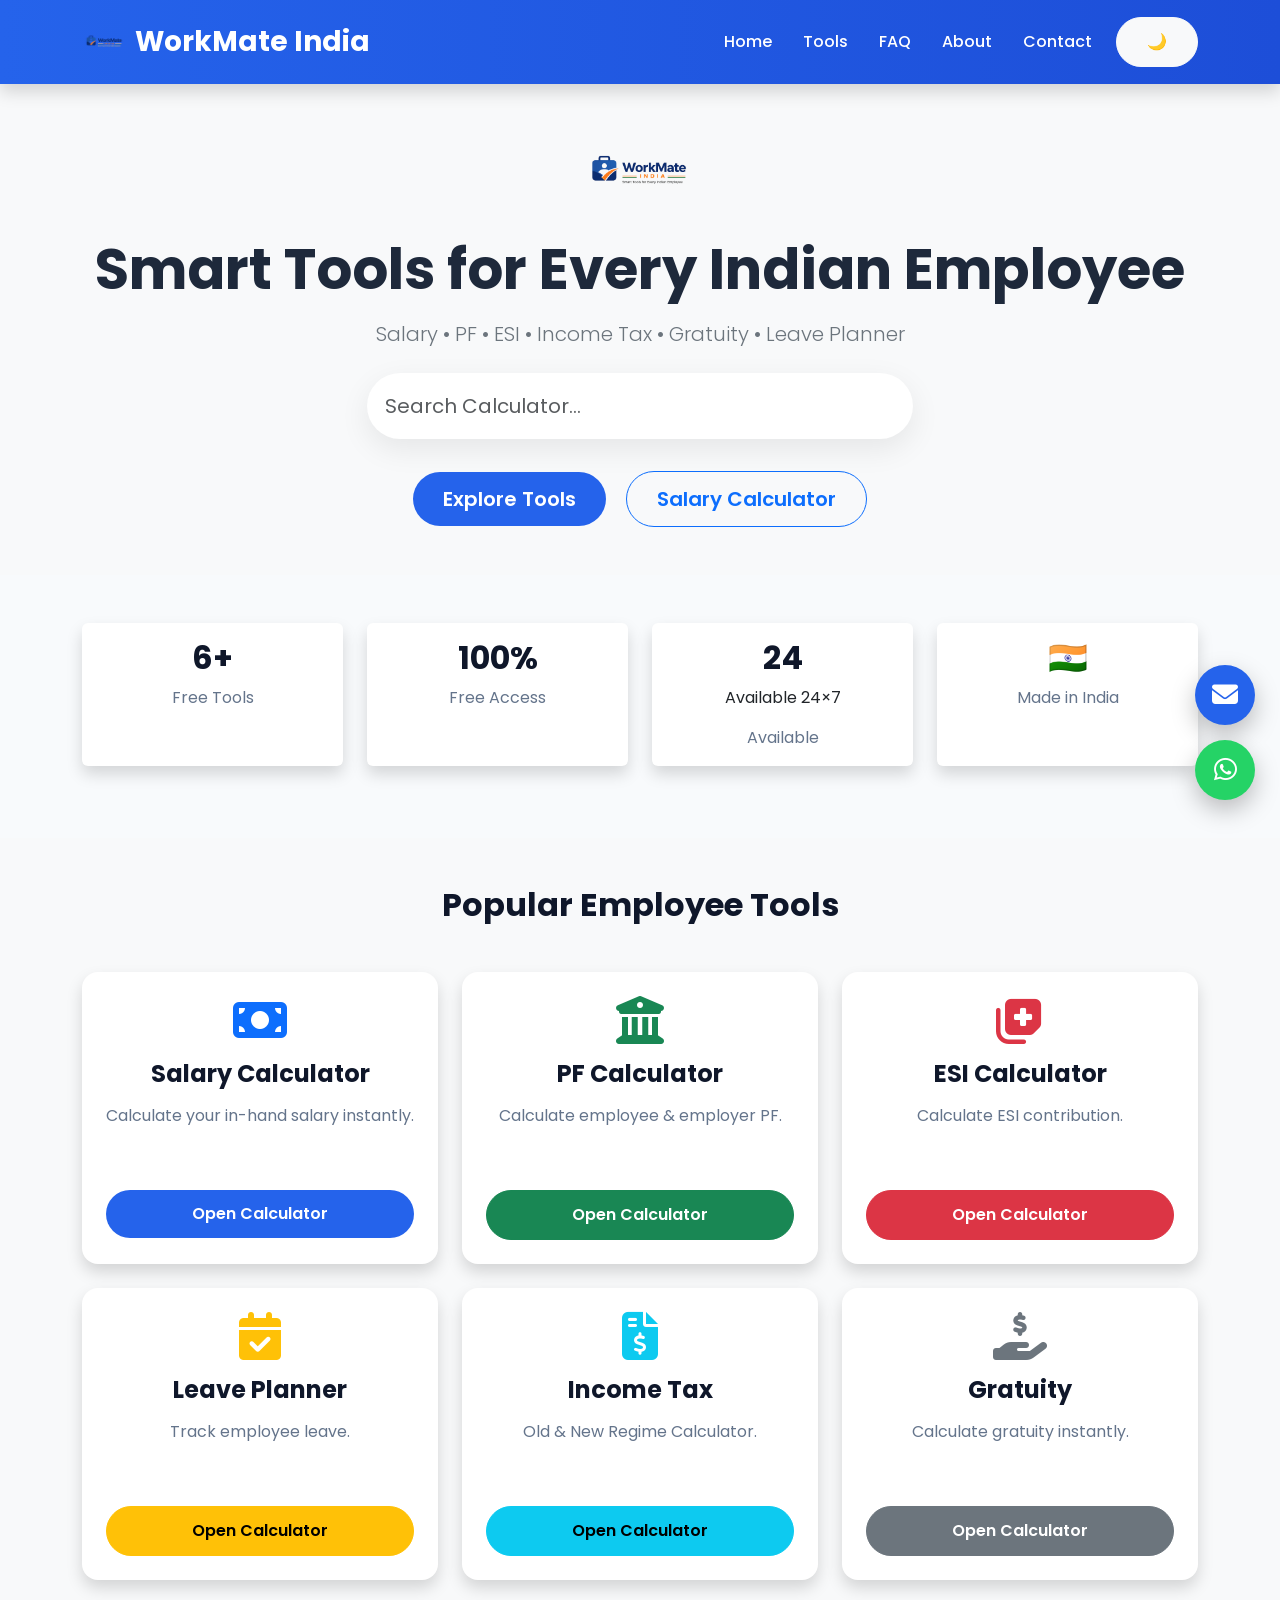
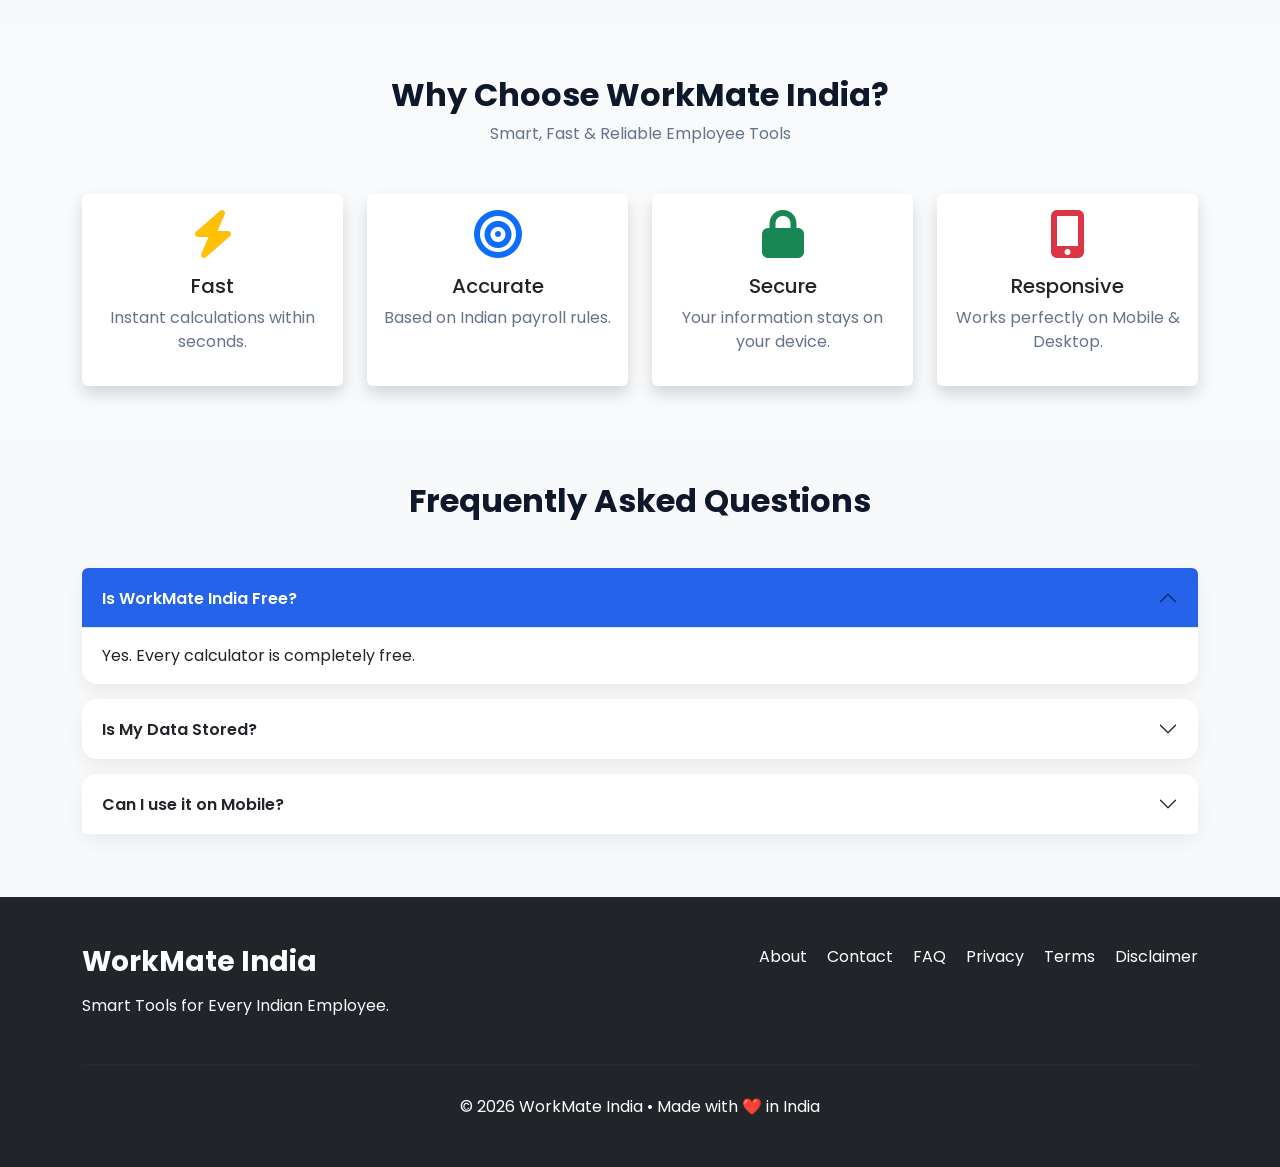
<file: index.html>
<!DOCTYPE html>
<html lang="en">

<head>

    <meta charset="UTF-8">
    <meta name="viewport" content="width=device-width, initial-scale=1.0">

    <title>WorkMate India | Smart Tools for Every Indian Employee</title>

    <meta name="description"
        content="Free Salary Calculator, PF Calculator, ESI Calculator, Income Tax Calculator, Gratuity Calculator and Leave Planner for Indian Employees.">

    <meta name="keywords"
        content="Salary Calculator India, PF Calculator, ESI Calculator, Income Tax Calculator, Gratuity Calculator, WorkMate India">

    <meta name="author" content="Kumar Palla">

    <meta name="robots" content="index,follow">

    <meta property="og:title" content="WorkMate India">

    <meta property="og:description" content="Smart Tools for Every Indian Employee">

    <meta property="og:type" content="website">

    <meta property="og:image" content="assets/og-image.png">

    <link rel="icon" href="assets/favicon.png">

    <!-- Bootstrap 5 -->

    <link href="https://cdn.jsdelivr.net/npm/bootstrap@5.3.7/dist/css/bootstrap.min.css" rel="stylesheet">

    <!-- Font Awesome -->

    <link rel="stylesheet" href="https://cdnjs.cloudflare.com/ajax/libs/font-awesome/6.7.2/css/all.min.css">

    <!-- Custom CSS -->

    <link rel="stylesheet" href="style.css">

    <!-- Google Analytics -->

    <script async src="https://www.googletagmanager.com/gtag/js?id=G-10MCYLHTVH"></script>

    <script>

        window.dataLayer = window.dataLayer || [];

        function gtag() {
            dataLayer.push(arguments);
        }

        gtag('js', new Date());

        gtag('config', 'G-10MCYLHTVH');

    </script>

    <link rel="canonical" href="https://kumarpalla.github.io/workmate-india/">
    <meta name="theme-color" content="#2563eb">
    <meta property="og:url" content="https://kumarpalla.github.io/workmate-india/">
    <meta property="og:image:width" content="1200">
    <meta property="og:image:height" content="630">
    <meta name="twitter:card" content="summary_large_image">

    <meta name="twitter:title" content="WorkMate India">

    <meta name="twitter:description" content="Smart Tools for Every Indian Employee">

    <meta name="twitter:image" content="https://kumarpalla.github.io/workmate-india/assets/og-image.png">

</head>

<body>
    <!-- Loading Screen -->

    <div id="loader">

        <div class="loader-content">

            <img src="assets/logo.png" alt="WorkMate India">

            <h2>WorkMate India</h2>

            <div class="spinner-border text-primary mt-3" role="status">

            </div>

        </div>

    </div>

    <!-- ===========================
        NAVBAR
=========================== -->

    <nav class="navbar navbar-expand-lg navbar-dark bg-primary shadow sticky-top">

        <div class="container">

            <a class="navbar-brand fw-bold d-flex align-items-center" href="index.html">

                <img src="assets/logo.png" width="45" class="me-2" alt="WorkMate India">

                WorkMate India

            </a>

            <button class="navbar-toggler" type="button" data-bs-toggle="collapse" data-bs-target="#navbar">

                <span class="navbar-toggler-icon"></span>

            </button>

            <div class="collapse navbar-collapse" id="navbar">

                <ul class="navbar-nav ms-auto">

                    <li class="nav-item">

                        <a class="nav-link active" href="index.html">

                            Home

                        </a>

                    </li>

                    <li class="nav-item">

                        <a class="nav-link" href="#tools">

                            Tools

                        </a>

                    </li>

                    <li class="nav-item">

                        <a class="nav-link" href="faq.html">

                            FAQ

                        </a>

                    </li>

                    <li class="nav-item">

                        <a class="nav-link" href="about.html">

                            About

                        </a>

                    </li>

                    <li class="nav-item">

                        <a class="nav-link" href="contact.html">

                            Contact

                        </a>

                    </li>

                </ul>
                <button id="themeToggle" class="btn btn-light ms-3">

                    🌙

                </button>

            </div>

        </div>

    </nav>

    <!-- ===========================
        HERO
=========================== -->

    <section class="bg-light py-5">

        <div class="container text-center">

            <img src="assets/logo.png" width="120" class="mb-4" alt="Logo">

            <h1 class="display-4 fw-bold">

                Smart Tools for Every Indian Employee

            </h1>

            <p class="lead text-secondary mt-3">

                Salary • PF • ESI • Income Tax • Gratuity • Leave Planner

            </p>

            <div class="row justify-content-center mt-4">

                <div class="col-lg-6">

                    <input type="text" id="searchBox" class="form-control form-control-lg"
                        placeholder="Search Calculator...">
                    <div id="searchSuggestions" class="list-group mt-2"></div>

                </div>

            </div>

            <div class="mt-4">

                <a href="#tools" class="btn btn-primary btn-lg me-3">

                    Explore Tools

                </a>

                <a href="tools/salary.html" class="btn btn-outline-primary btn-lg">

                    Salary Calculator

                </a>

            </div>

        </div>

    </section>

    <!-- ===========================
        STATS
=========================== -->

    <section class="py-5">

        <div class="container">

            <div class="row text-center">

                <div class="col-md-3 mb-4">

                    <div class="card border-0 shadow h-100">

                        <div class="card-body">

                            <h2 class="counter" data-target="6">0</h2>
                            <p class="text-muted mb-0">

                                Free Tools

                            </p>

                        </div>

                    </div>

                </div>

                <div class="col-md-3 mb-4">

                    <div class="card border-0 shadow h-100">

                        <div class="card-body">

                            <h2 class="counter" data-target="100">0</h2>

                            <p class="text-muted mb-0">

                                Free Access

                            </p>

                        </div>

                    </div>

                </div>

                <div class="col-md-3 mb-4">

                    <div class="card border-0 shadow h-100">

                        <div class="card-body">

                            <h2 class="counter" data-target="24">0</h2>
                            <p>Available 24×7</p>

                            <p class="text-muted mb-0">

                                Available

                            </p>

                        </div>

                    </div>

                </div>

                <div class="col-md-3 mb-4">

                    <div class="card border-0 shadow h-100">

                        <div class="card-body">

                            <h2 class="fw-bold">

                                🇮🇳

                            </h2>

                            <p class="text-muted mb-0">

                                Made in India

                            </p>

                        </div>

                    </div>

                </div>

            </div>

        </div>

    </section>

    <!-- ===========================
        TOOLS
=========================== -->

    <section id="tools" class="py-5 bg-light">

        <div class="container">

            <h2 class="text-center fw-bold mb-5">

                Popular Employee Tools

            </h2>

            <div class="row g-4">

                <div class="col-lg-4 col-md-6">

                    <div class="card shadow border-0 rounded-4 h-100">

                        <div class="card-body text-center p-4">

                            <i class="fa-solid fa-money-bill fa-3x text-primary mb-3"></i>

                            <h4>

                                Salary Calculator

                            </h4>

                            <p class="text-muted">

                                Calculate your in-hand salary instantly.

                            </p>

                            <a href="tools/salary.html" class="btn btn-primary rounded-pill">

                                Open Calculator

                            </a>

                        </div>

                    </div>

                </div>

                <div class="col-lg-4 col-md-6">

                    <div class="card shadow border-0 rounded-4 h-100">

                        <div class="card-body text-center p-4">

                            <i class="fa-solid fa-building-columns fa-3x text-success mb-3"></i>

                            <h4>

                                PF Calculator

                            </h4>

                            <p class="text-muted">

                                Calculate employee & employer PF.

                            </p>

                            <a href="tools/pf.html" class="btn btn-success rounded-pill">

                                Open Calculator

                            </a>

                        </div>

                    </div>

                </div>

                <div class="col-lg-4 col-md-6">

                    <div class="card shadow border-0 rounded-4 h-100">

                        <div class="card-body text-center p-4">

                            <i class="fa-solid fa-notes-medical fa-3x text-danger mb-3"></i>

                            <h4>

                                ESI Calculator

                            </h4>

                            <p class="text-muted">

                                Calculate ESI contribution.

                            </p>

                            <a href="tools/esi.html" class="btn btn-danger rounded-pill">

                                Open Calculator

                            </a>

                        </div>

                    </div>

                </div>

                <div class="col-lg-4 col-md-6">

                    <div class="card shadow border-0 rounded-4 h-100">

                        <div class="card-body text-center p-4">

                            <i class="fa-solid fa-calendar-check fa-3x text-warning mb-3"></i>

                            <h4>

                                Leave Planner

                            </h4>

                            <p class="text-muted">

                                Track employee leave.

                            </p>

                            <a href="tools/leave.html" class="btn btn-warning rounded-pill">

                                Open Calculator

                            </a>

                        </div>

                    </div>

                </div>

                <div class="col-lg-4 col-md-6">

                    <div class="card shadow border-0 rounded-4 h-100">

                        <div class="card-body text-center p-4">

                            <i class="fa-solid fa-file-invoice-dollar fa-3x text-info mb-3"></i>

                            <h4>

                                Income Tax

                            </h4>

                            <p class="text-muted">

                                Old & New Regime Calculator.

                            </p>

                            <a href="tools/income-tax.html" class="btn btn-info rounded-pill">

                                Open Calculator

                            </a>

                        </div>

                    </div>

                </div>

                <div class="col-lg-4 col-md-6">

                    <div class="card shadow border-0 rounded-4 h-100">

                        <div class="card-body text-center p-4">

                            <i class="fa-solid fa-hand-holding-dollar fa-3x text-secondary mb-3"></i>

                            <h4>

                                Gratuity

                            </h4>

                            <p class="text-muted">

                                Calculate gratuity instantly.

                            </p>

                            <a href="tools/gratuity.html" class="btn btn-secondary rounded-pill">

                                Open Calculator

                            </a>

                        </div>

                    </div>

                </div>

            </div>

        </div>

    </section>

    <!-- ===========================
        WHY CHOOSE US
=========================== -->

    <section class="py-5">

        <div class="container">

            <div class="text-center mb-5">

                <h2 class="fw-bold">

                    Why Choose WorkMate India?

                </h2>

                <p class="text-muted">

                    Smart, Fast & Reliable Employee Tools

                </p>

            </div>

            <div class="row g-4">

                <div class="col-md-3">

                    <div class="card border-0 shadow h-100">

                        <div class="card-body text-center">

                            <i class="fa-solid fa-bolt fa-3x text-warning mb-3"></i>

                            <h5>Fast</h5>

                            <p class="text-muted">

                                Instant calculations within seconds.

                            </p>

                        </div>

                    </div>

                </div>

                <div class="col-md-3">

                    <div class="card border-0 shadow h-100">

                        <div class="card-body text-center">

                            <i class="fa-solid fa-bullseye fa-3x text-primary mb-3"></i>

                            <h5>Accurate</h5>

                            <p class="text-muted">

                                Based on Indian payroll rules.

                            </p>

                        </div>

                    </div>

                </div>

                <div class="col-md-3">

                    <div class="card border-0 shadow h-100">

                        <div class="card-body text-center">

                            <i class="fa-solid fa-lock fa-3x text-success mb-3"></i>

                            <h5>Secure</h5>

                            <p class="text-muted">

                                Your information stays on your device.

                            </p>

                        </div>

                    </div>

                </div>

                <div class="col-md-3">

                    <div class="card border-0 shadow h-100">

                        <div class="card-body text-center">

                            <i class="fa-solid fa-mobile-screen-button fa-3x text-danger mb-3"></i>

                            <h5>Responsive</h5>

                            <p class="text-muted">

                                Works perfectly on Mobile & Desktop.

                            </p>

                        </div>

                    </div>

                </div>

            </div>

        </div>

    </section>

    <!-- ===========================
        FAQ
=========================== -->

    <section class="py-5 bg-light">

        <div class="container">

            <div class="text-center mb-5">

                <h2 class="fw-bold">

                    Frequently Asked Questions

                </h2>

            </div>

            <div class="accordion" id="faqAccordion">

                <div class="accordion-item">

                    <h2 class="accordion-header">

                        <button class="accordion-button" type="button" data-bs-toggle="collapse" data-bs-target="#faq1">

                            Is WorkMate India Free?

                        </button>

                    </h2>

                    <div id="faq1" class="accordion-collapse collapse show" data-bs-parent="#faqAccordion">

                        <div class="accordion-body">

                            Yes. Every calculator is completely free.

                        </div>

                    </div>

                </div>

                <div class="accordion-item">

                    <h2 class="accordion-header">

                        <button class="accordion-button collapsed" type="button" data-bs-toggle="collapse"
                            data-bs-target="#faq2">

                            Is My Data Stored?

                        </button>

                    </h2>

                    <div id="faq2" class="accordion-collapse collapse" data-bs-parent="#faqAccordion">

                        <div class="accordion-body">

                            No. Everything is calculated in your browser.

                        </div>

                    </div>

                </div>

                <div class="accordion-item">

                    <h2 class="accordion-header">

                        <button class="accordion-button collapsed" type="button" data-bs-toggle="collapse"
                            data-bs-target="#faq3">

                            Can I use it on Mobile?

                        </button>

                    </h2>

                    <div id="faq3" class="accordion-collapse collapse" data-bs-parent="#faqAccordion">

                        <div class="accordion-body">

                            Yes. WorkMate India is fully mobile responsive.

                        </div>

                    </div>

                </div>

            </div>

        </div>

    </section>

    <!-- ===========================
        FOOTER
=========================== -->

    <footer class="bg-dark text-white py-5">

        <div class="container">

            <div class="row">

                <div class="col-lg-6">

                    <h3>

                        WorkMate India

                    </h3>

                    <p class="text-light">

                        Smart Tools for Every Indian Employee.

                    </p>

                </div>

                <div class="col-lg-6 text-lg-end">

                    <a href="about.html" class="text-white text-decoration-none me-3">

                        About

                    </a>

                    <a href="contact.html" class="text-white text-decoration-none me-3">

                        Contact

                    </a>

                    <a href="faq.html" class="text-white text-decoration-none me-3">

                        FAQ

                    </a>

                    <a href="privacy.html" class="text-white text-decoration-none me-3">

                        Privacy

                    </a>

                    <a href="terms.html" class="text-white text-decoration-none me-3">

                        Terms

                    </a>

                    <a href="disclaimer.html" class="text-white text-decoration-none">

                        Disclaimer

                    </a>

                </div>

            </div>

            <hr>

            <div class="text-center">

                © 2026 WorkMate India • Made with ❤️ in India

            </div>

        </div>

    </footer>
    <!-- Scroll To Top Button -->

    <button id="topBtn">

        <i class="fa-solid fa-arrow-up"></i>

    </button>

    <!-- Bootstrap JS -->

    <script src="https://cdn.jsdelivr.net/npm/bootstrap@5.3.7/dist/js/bootstrap.bundle.min.js"></script>

    <script src="script.js"></script>

    <!-- Toast Notification -->

    <div id="toast">

        <i class="fa-solid fa-circle-check"></i>

        <span id="toastMessage">

            Success

        </span>

    </div>
    <!-- Floating Action Buttons -->

    <div class="floating-buttons">

        <a href="contact.html" class="fab fab-email">

            <i class="fa-solid fa-envelope"></i>

        </a>

        <a href="https://wa.me/91YOURNUMBER" target="_blank" class="fab fab-whatsapp">

            <i class="fa-brands fa-whatsapp"></i>

        </a>

    </div>

</body>

</html>
</file>
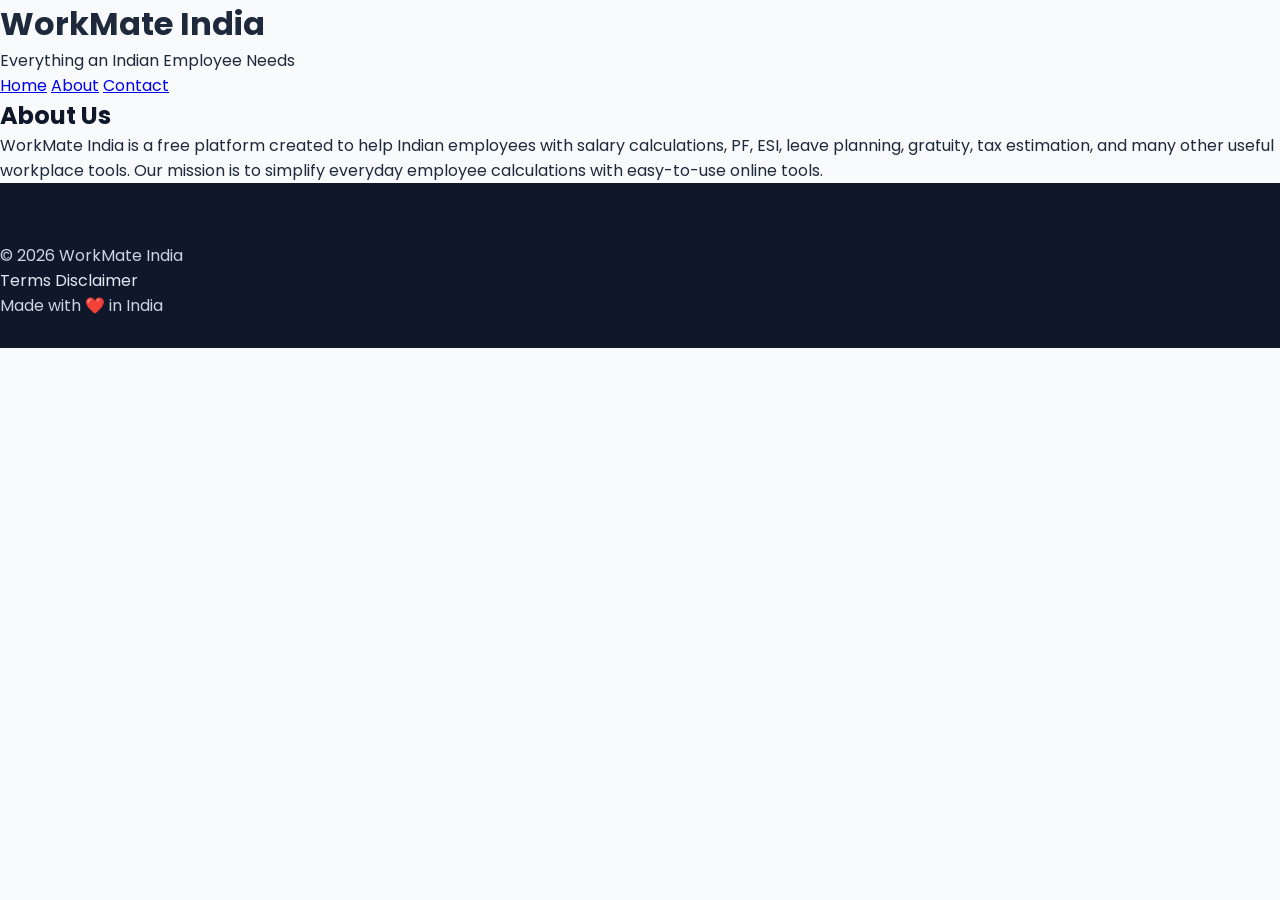
<file: about.html>
<!DOCTYPE html>
<html lang="en">

<head>
    <meta charset="UTF-8">
    <meta name="viewport" content="width=device-width, initial-scale=1.0">
    <title>About - WorkMate India</title>
    <link rel="icon" href="assets/favicon.ico">
    <link rel="stylesheet" href="style.css">
    <meta name="description"
        content="Free Salary Calculator, PF Calculator, ESI Calculator, Leave Planner and Employee Tools for Indian Employees.">

    <meta name="keywords"
        content="Salary Calculator India, PF Calculator, ESI Calculator, Employee Toolkit, WorkMate India">

    <meta name="author" content="Kumar Palla">
    <!-- Google tag (gtag.js) -->
    <script async src="https://www.googletagmanager.com/gtag/js?id=G-10MCYLHTVH"></script>
    <script>
        window.dataLayer = window.dataLayer || [];
        function gtag() { dataLayer.push(arguments); }
        gtag('js', new Date());

        gtag('config', 'G-10MCYLHTVH');
    </script>
</head>

<body>

    <header>

        <h1>WorkMate India</h1>

        <p>Everything an Indian Employee Needs</p>

        <nav>
            <a href="index.html">Home</a>
            <a href="about.html">About</a>
            <a href="contact.html">Contact</a>
        </nav>

    </header>

    <section class="tools">

        <div class="card">

            <h2>About Us</h2>

            <p>

                WorkMate India is a free platform created to help Indian employees with salary calculations, PF,
                ESI, leave planning, gratuity, tax estimation, and many other useful workplace tools.

                Our mission is to simplify everyday employee calculations with easy-to-use online tools.

            </p>

        </div>

    </section>

    <footer>

        <p>© 2026 WorkMate India</p>
        <a href="terms.html">Terms</a>
        <a href="disclaimer.html">Disclaimer</a>
        <p>Made with ❤️ in India</p>

    </footer>

</body>

</html>
</file>
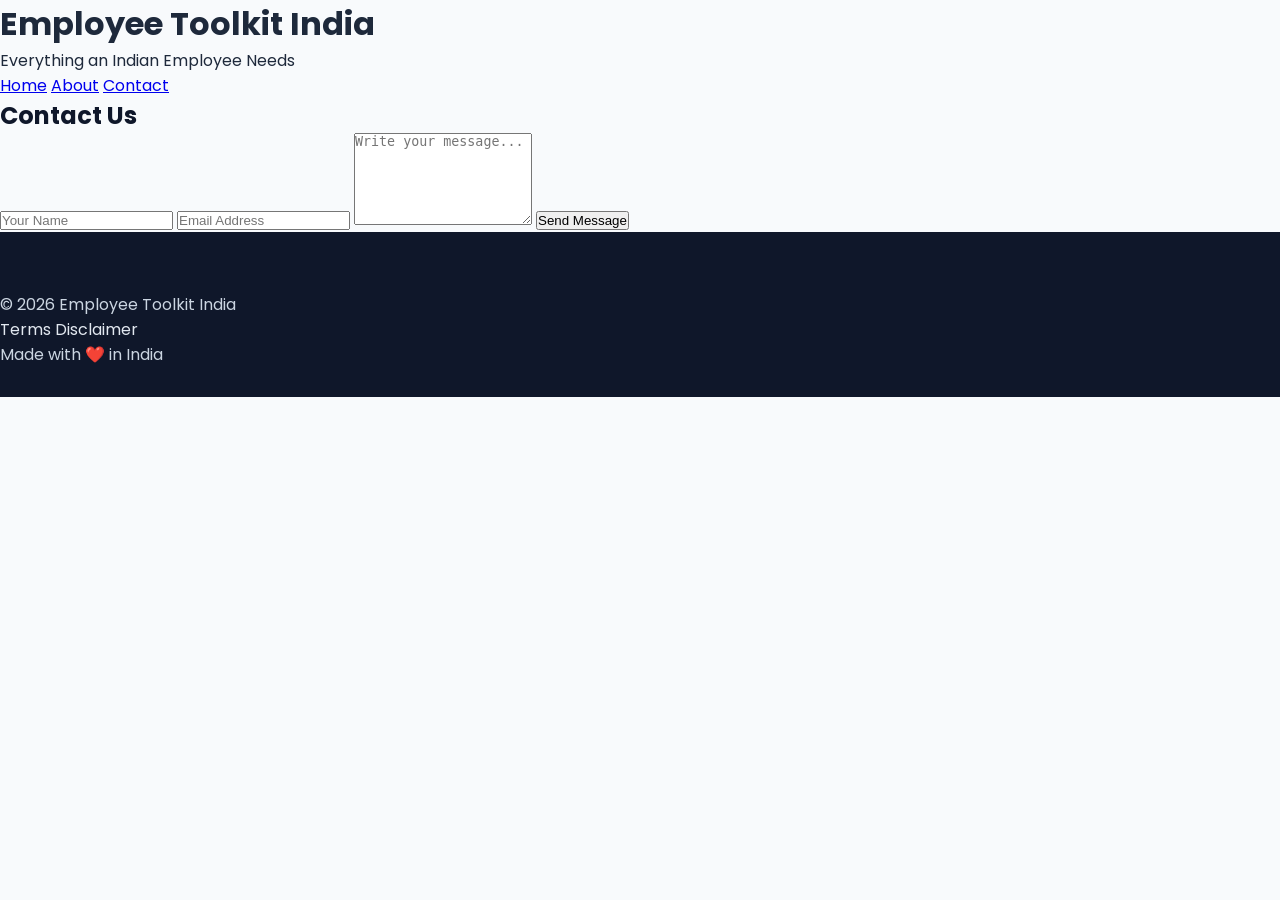
<file: contact.html>
<!DOCTYPE html>
<html lang="en">

<head>
    <meta charset="UTF-8">
    <meta name="viewport" content="width=device-width, initial-scale=1.0">
    <title>Contact - Employee Toolkit India</title>
    <link rel="icon" href="assets/favicon.ico">
    <link rel="stylesheet" href="style.css">
    <meta name="description"
        content="Free Salary Calculator, PF Calculator, ESI Calculator, Leave Planner and Employee Tools for Indian Employees.">

    <meta name="keywords"
        content="Salary Calculator India, PF Calculator, ESI Calculator, Employee Toolkit, WorkMate India">

    <meta name="author" content="Kumar Palla">
    <!-- Google tag (gtag.js) -->
    <script async src="https://www.googletagmanager.com/gtag/js?id=G-10MCYLHTVH"></script>
    <script>
        window.dataLayer = window.dataLayer || [];
        function gtag() { dataLayer.push(arguments); }
        gtag('js', new Date());

        gtag('config', 'G-10MCYLHTVH');
    </script>
</head>

<body>

    <header>

        <h1>Employee Toolkit India</h1>

        <p>Everything an Indian Employee Needs</p>

        <nav>
            <a href="index.html">Home</a>
            <a href="about.html">About</a>
            <a href="contact.html">Contact</a>
        </nav>

    </header>

    <section class="tools">

        <div class="card">

            <h2>Contact Us</h2>

            <input type="text" placeholder="Your Name">

            <input type="email" placeholder="Email Address">

            <textarea placeholder="Write your message..." rows="6"></textarea>

            <button>Send Message</button>

        </div>

    </section>

    <footer>

        <p>© 2026 Employee Toolkit India</p>
        <a href="terms.html">Terms</a>
        <a href="disclaimer.html">Disclaimer</a>
        <p>Made with ❤️ in India</p>

    </footer>

</body>

</html>
</file>
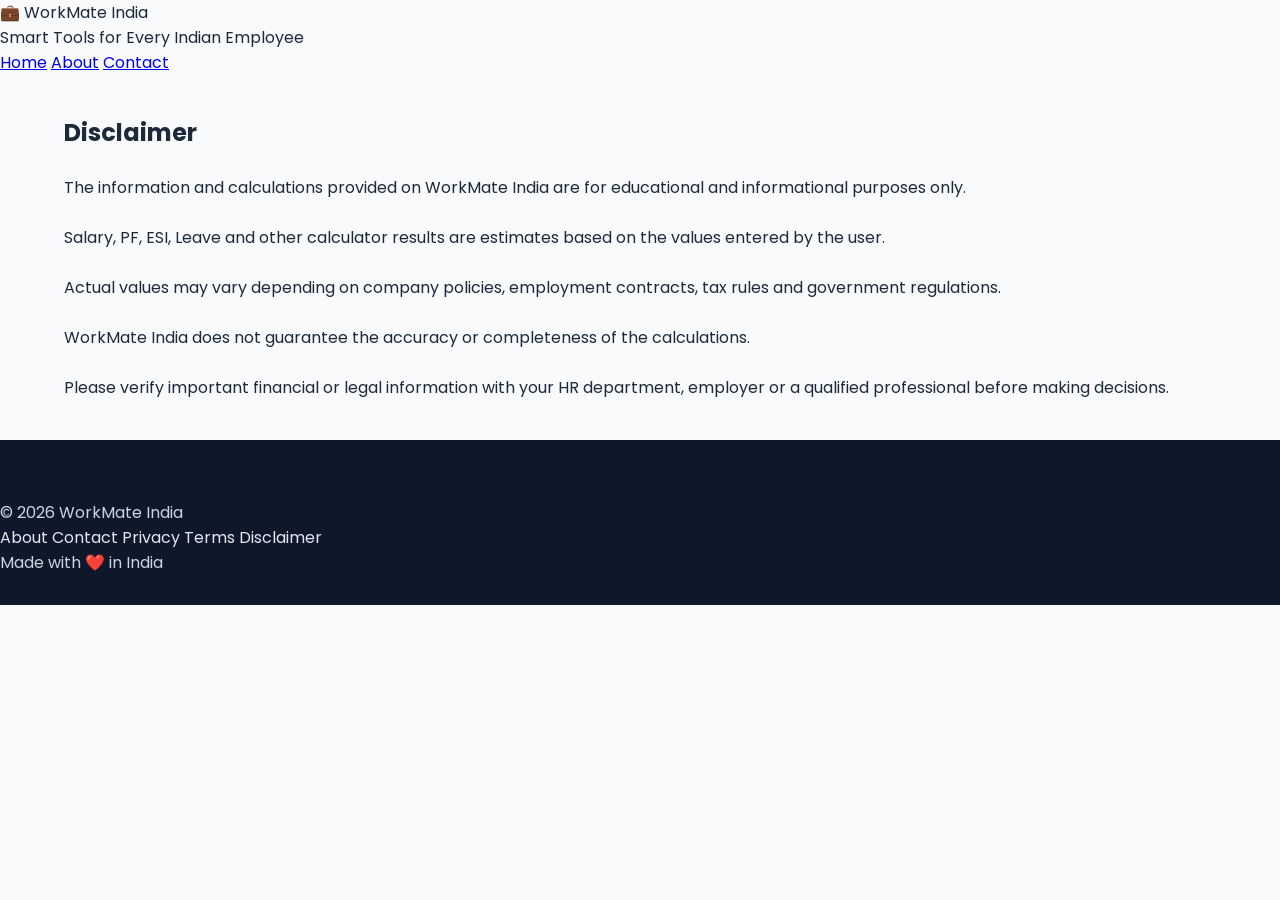
<file: disclaimer.html>
<!DOCTYPE html>
<html lang="en">

<head>

    <meta charset="UTF-8">

    <meta name="viewport" content="width=device-width, initial-scale=1.0">

    <title>Disclaimer | WorkMate India</title>
    <link rel="icon" href="assets/favicon.ico">
    <link rel="stylesheet" href="style.css">

</head>

<body>

    <header>

        <div class="logo">
            💼 WorkMate India
        </div>

        <p>Smart Tools for Every Indian Employee</p>

        <nav>

            <a href="index.html">Home</a>
            <a href="about.html">About</a>
            <a href="contact.html">Contact</a>

        </nav>

    </header>

    <section class="card" style="width:90%;margin:40px auto;">

        <h1>Disclaimer</h1>

        <br>

        <p>
            The information and calculations provided on WorkMate India are for educational and informational purposes
            only.
        </p>

        <br>

        <p>
            Salary, PF, ESI, Leave and other calculator results are estimates based on the values entered by the user.
        </p>

        <br>

        <p>
            Actual values may vary depending on company policies, employment contracts, tax rules and government
            regulations.
        </p>

        <br>

        <p>
            WorkMate India does not guarantee the accuracy or completeness of the calculations.
        </p>

        <br>

        <p>
            Please verify important financial or legal information with your HR department, employer or a qualified
            professional before making decisions.
        </p>

    </section>

    <footer>

        <p>© 2026 WorkMate India</p>

        <div class="footer-links">

            <a href="about.html">About</a>

            <a href="contact.html">Contact</a>

            <a href="privacy.html">Privacy</a>

            <a href="terms.html">Terms</a>

            <a href="disclaimer.html">Disclaimer</a>

        </div>

        <p>Made with ❤️ in India</p>

    </footer>

</body>

</html>
</file>
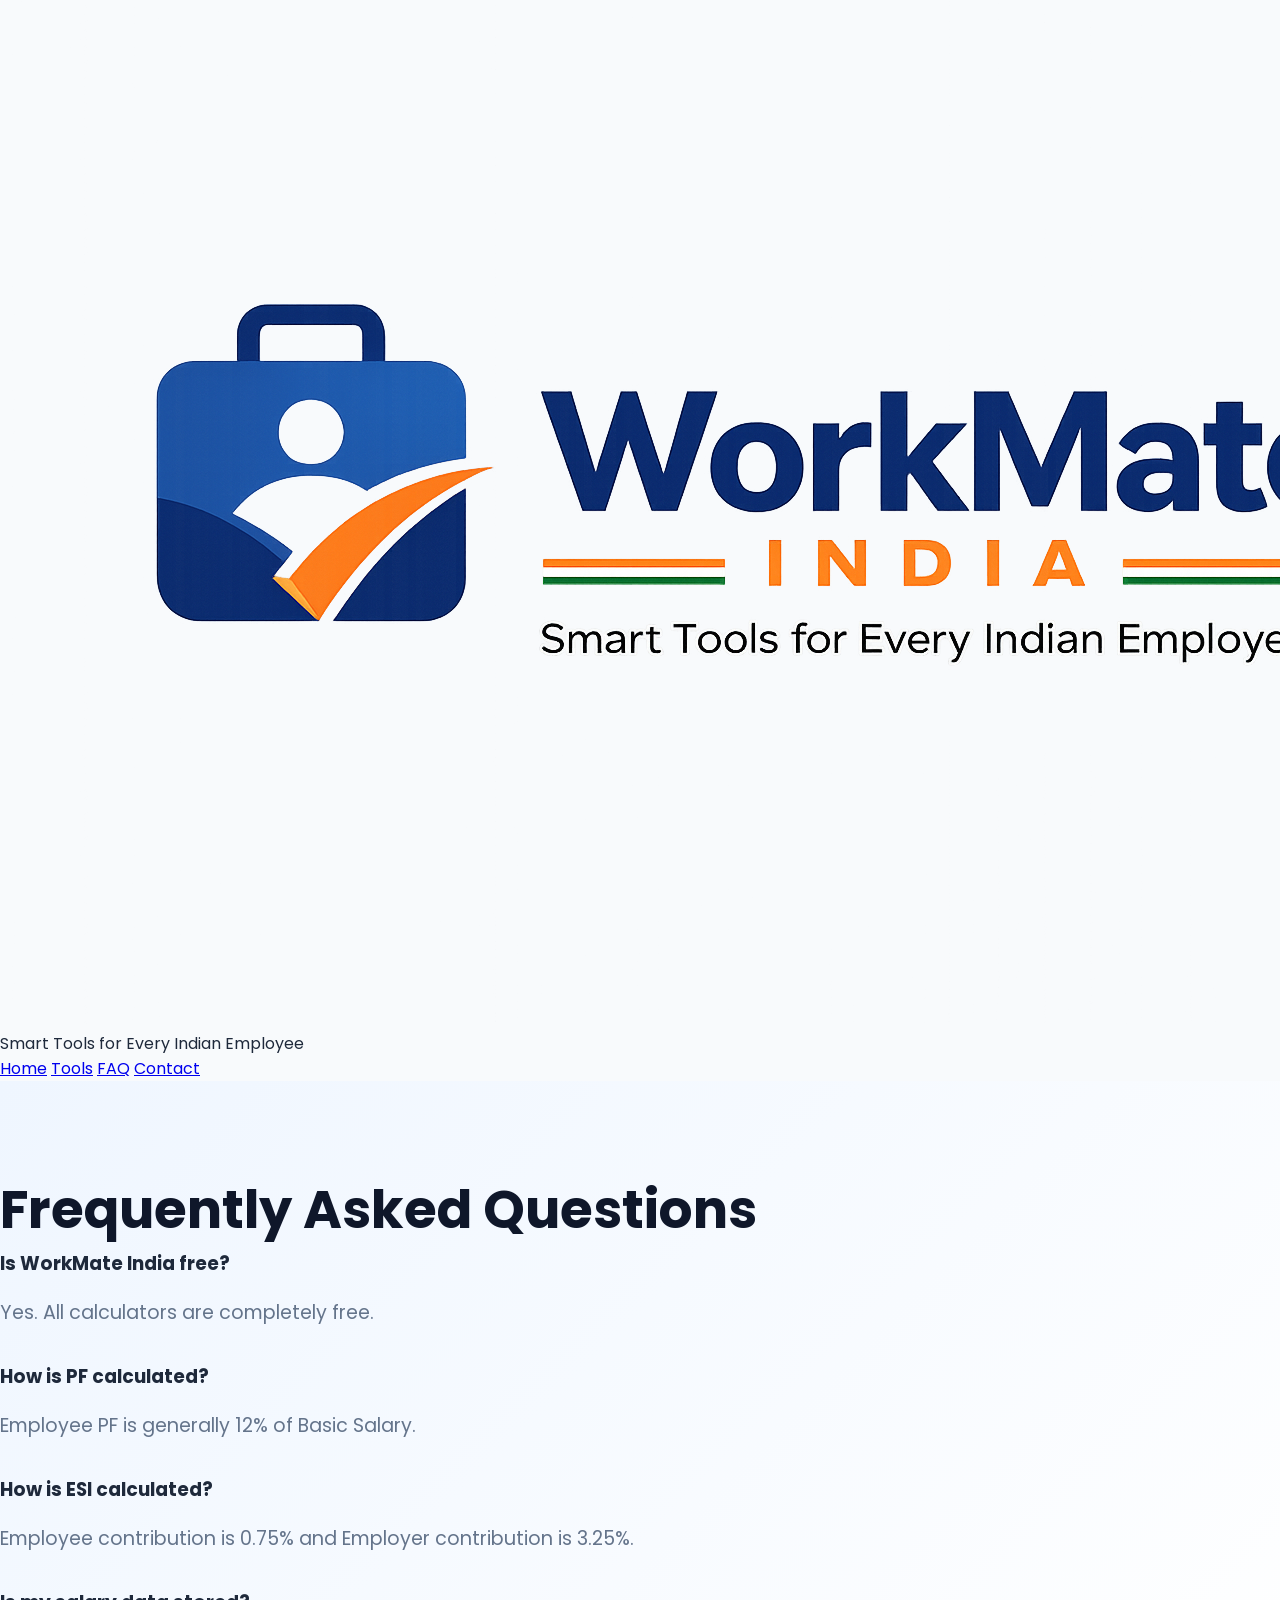
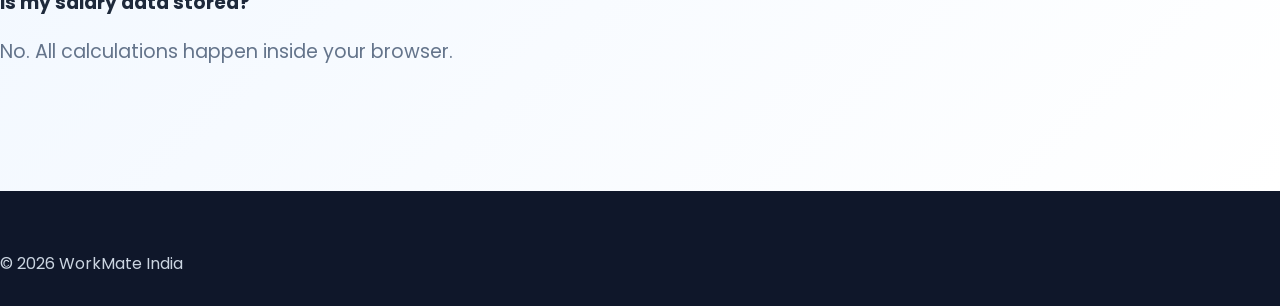
<file: faq.html>
<!DOCTYPE html>
<html lang="en">

<script type="application/ld+json">
{
  "@context":"https://schema.org",
  "@type":"FAQPage",
  "mainEntity":[
    {
      "@type":"Question",
      "name":"Is WorkMate India free?",
      "acceptedAnswer":{
        "@type":"Answer",
        "text":"Yes. All calculators are completely free."
      }
    },
    {
      "@type":"Question",
      "name":"How is PF calculated?",
      "acceptedAnswer":{
        "@type":"Answer",
        "text":"Employee PF is generally 12% of Basic Salary."
      }
    },
    {
      "@type":"Question",
      "name":"How is ESI calculated?",
      "acceptedAnswer":{
        "@type":"Answer",
        "text":"Employee contribution is 0.75% and Employer contribution is 3.25%."
      }
    },
    {
      "@type":"Question",
      "name":"Is my salary data stored?",
      "acceptedAnswer":{
        "@type":"Answer",
        "text":"No. All calculations happen inside your browser."
      }
    }
  ]
}
</script>

<head>
    <meta charset="UTF-8">
    <meta name="viewport" content="width=device-width, initial-scale=1.0">
    <title>FAQ | WorkMate India</title>

    <meta name="description"
        content="Frequently Asked Questions about Salary Calculator, PF Calculator, ESI Calculator and Leave Planner.">

    <link rel="stylesheet" href="style.css">
</head>

<body>

    <header>
        <div class="logo">
            <img src="assets/logo.png" alt="WorkMate India">
        </div>

        <p>Smart Tools for Every Indian Employee</p>

        <nav>
            <a href="index.html">Home</a>
            <a href="index.html#tools">Tools</a>
            <a href="faq.html">FAQ</a>
            <a href="contact.html">Contact</a>
        </nav>
    </header>

    <section class="hero">
        <h1>Frequently Asked Questions</h1>

        <h3>Is WorkMate India free?</h3>
        <p>Yes. All calculators are completely free.</p>

        <h3>How is PF calculated?</h3>
        <p>Employee PF is generally 12% of Basic Salary.</p>

        <h3>How is ESI calculated?</h3>
        <p>Employee contribution is 0.75% and Employer contribution is 3.25%.</p>

        <h3>Is my salary data stored?</h3>
        <p>No. All calculations happen inside your browser.</p>
    </section>

    <footer>
        <p>© 2026 WorkMate India</p>
    </footer>

</body>

</html>
</file>
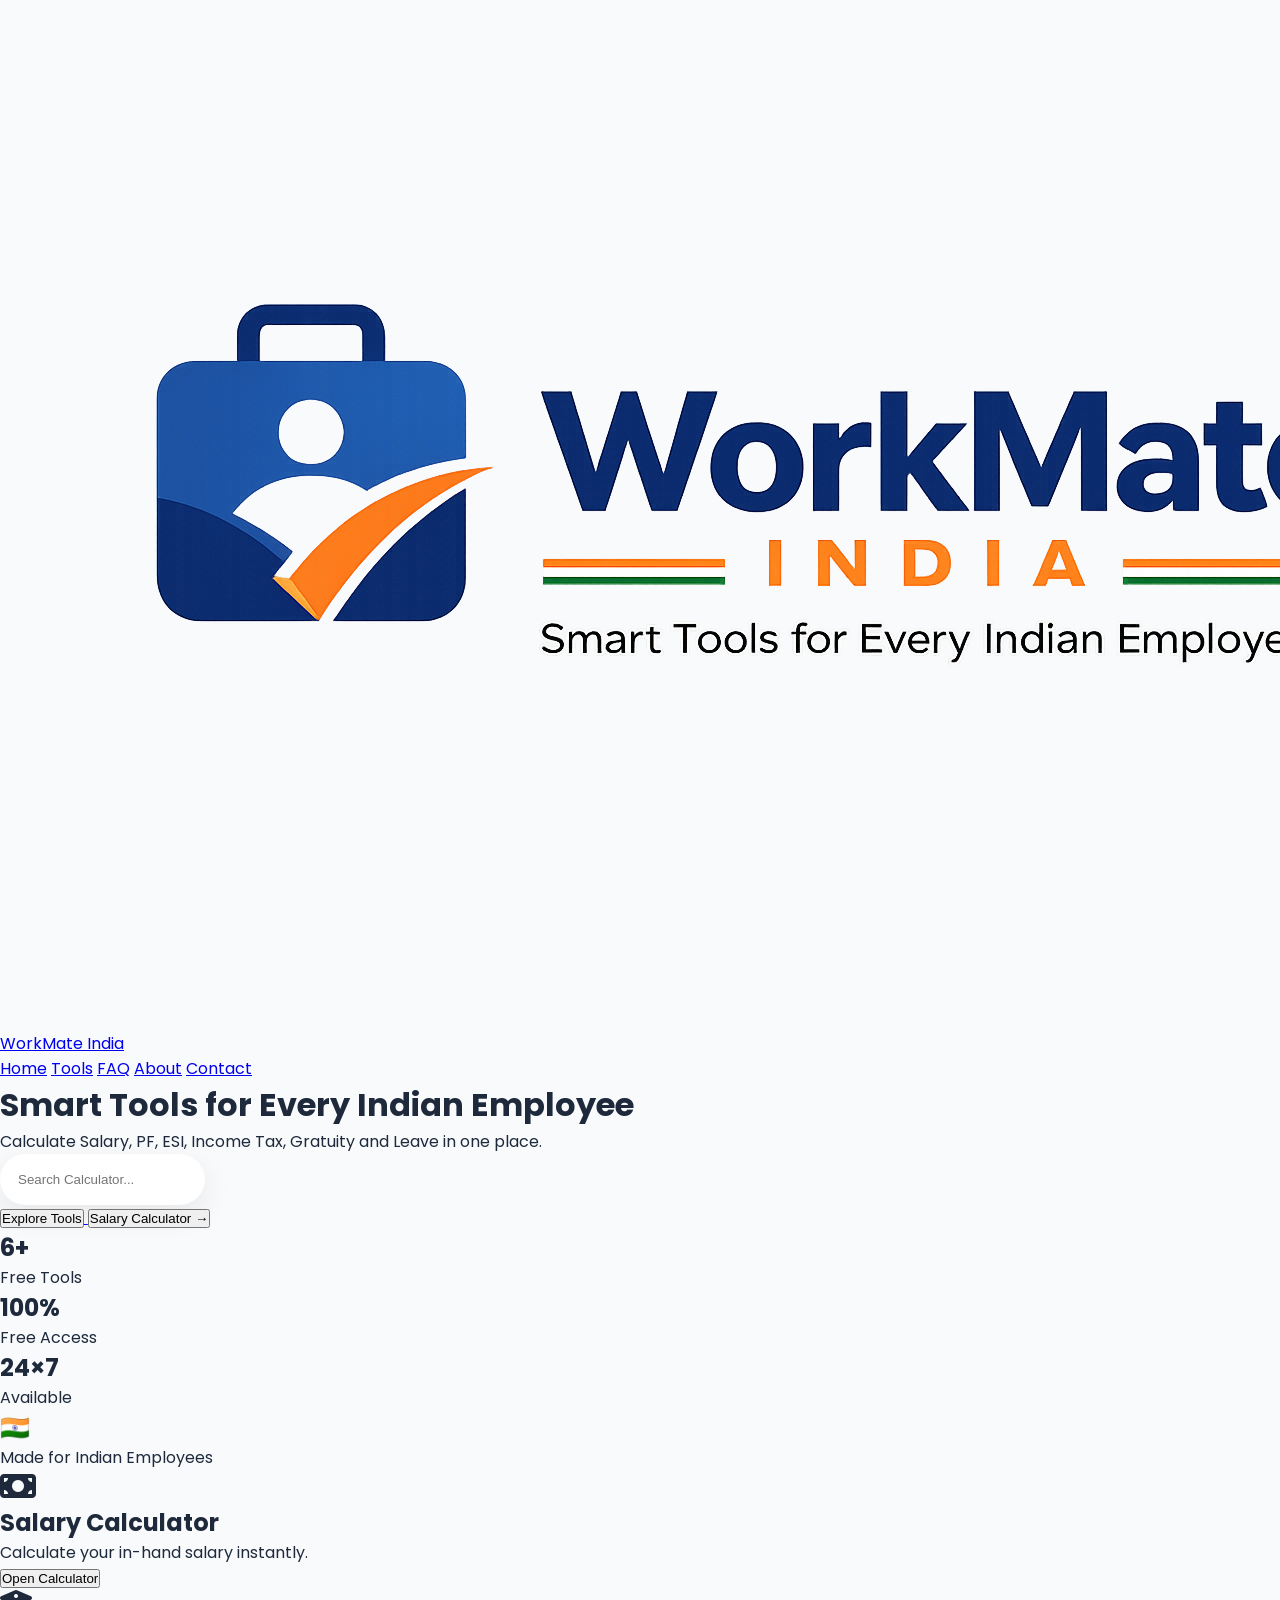
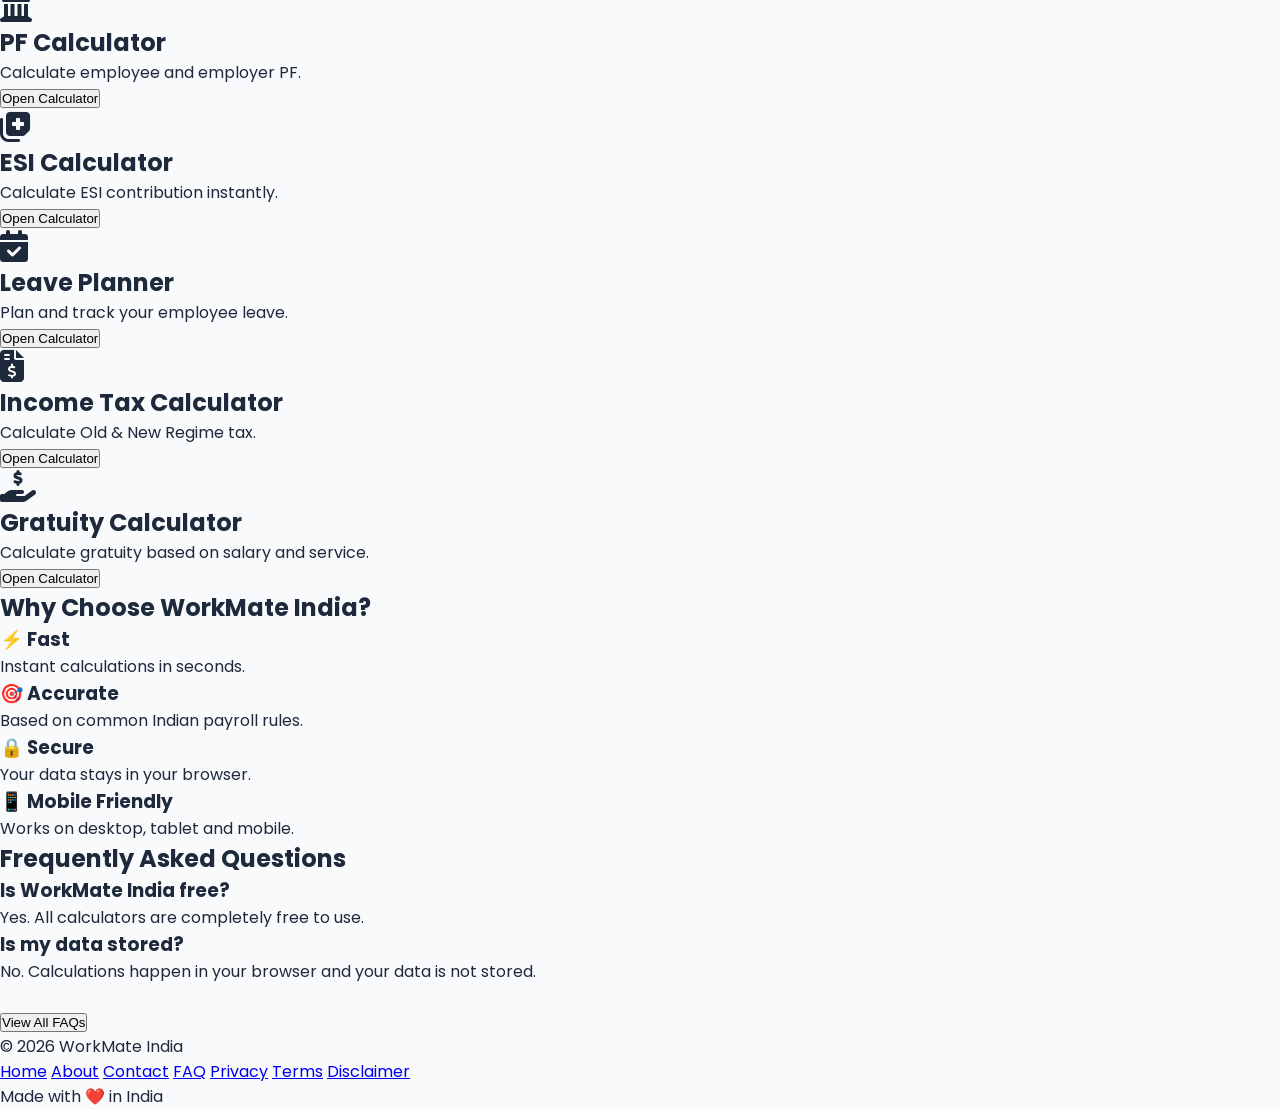
<file: index-old.html>
<!DOCTYPE html>
<title>WorkMate India</title>

<meta name="description"
    content="Free Salary Calculator, PF Calculator, ESI Calculator, Income Tax Calculator, Gratuity Calculator and Leave Planner for Indian Employees.">

<meta name="keywords"
    content="Salary Calculator India, PF Calculator, ESI Calculator, Income Tax Calculator, Gratuity Calculator, WorkMate India">

<meta name="author" content="Kumar Palla">

<meta name="robots" content="index,follow">

<meta property="og:title" content="WorkMate India">
<meta property="og:description" content="Smart Tools for Every Indian Employee">
<meta property="og:image" content="assets/og-image.png">

<link rel="icon" href="assets/favicon.png">
<link rel="stylesheet" href="style.css">

<link rel="stylesheet" href="https://cdnjs.cloudflare.com/ajax/libs/font-awesome/6.7.2/css/all.min.css">

<!-- Google Analytics -->
<script async src="https://www.googletagmanager.com/gtag/js?id=G-10MCYLHTVH"></script>
<script>
    window.dataLayer = window.dataLayer || [];
    function gtag() { dataLayer.push(arguments); }
    gtag('js', new Date());
    gtag('config', 'G-10MCYLHTVH');
</script>

<div class="container nav-container">

    <a href="index.html" class="logo">

        <img src="assets/logo.png" alt="WorkMate India">

        <span>WorkMate India</span>

    </a>

    <nav>

        <a href="index.html">Home</a>
        <a href="#tools">Tools</a>
        <a href="faq.html">FAQ</a>
        <a href="about.html">About</a>
        <a href="contact.html">Contact</a>

    </nav>

</div>

<div class="hero-content">

    <h1>Smart Tools for Every Indian Employee</h1>

    <p>
        Calculate Salary, PF, ESI, Income Tax, Gratuity and Leave in one place.
    </p>

    <input type="text" id="searchBox" placeholder="Search Calculator...">

    <div class="hero-buttons">

        <a href="#tools">
            <button>Explore Tools</button>
        </a>

        <a href="tools/salary.html">
            <button class="secondary">
                Salary Calculator →
            </button>
        </a>

    </div>

</div>
<div class="stat">
    <h2>6+</h2>
    <p>Free Tools</p>
</div>

<div class="stat">
    <h2>100%</h2>
    <p>Free Access</p>
</div>

<div class="stat">
    <h2>24×7</h2>
    <p>Available</p>
</div>

<div class="stat">
    <h2>🇮🇳</h2>
    <p>Made for Indian Employees</p>
</div>

<div class="card">
    <i class="fa-solid fa-money-bill fa-2x"></i>
    <h2>Salary Calculator</h2>
    <p>Calculate your in-hand salary instantly.</p>
    <a href="tools/salary.html"><button>Open Calculator</button></a>
</div>

<div class="card">
    <i class="fa-solid fa-building-columns fa-2x"></i>
    <h2>PF Calculator</h2>
    <p>Calculate employee and employer PF.</p>
    <a href="tools/pf.html"><button>Open Calculator</button></a>
</div>

<div class="card">
    <i class="fa-solid fa-notes-medical fa-2x"></i>
    <h2>ESI Calculator</h2>
    <p>Calculate ESI contribution instantly.</p>
    <a href="tools/esi.html"><button>Open Calculator</button></a>
</div>

<div class="card">
    <i class="fa-solid fa-calendar-check fa-2x"></i>
    <h2>Leave Planner</h2>
    <p>Plan and track your employee leave.</p>
    <a href="tools/leave.html"><button>Open Calculator</button></a>
</div>

<div class="card">
    <i class="fa-solid fa-file-invoice-dollar fa-2x"></i>
    <h2>Income Tax Calculator</h2>
    <p>Calculate Old & New Regime tax.</p>
    <a href="tools/income-tax.html"><button>Open Calculator</button></a>
</div>

<div class="card">
    <i class="fa-solid fa-hand-holding-dollar fa-2x"></i>
    <h2>Gratuity Calculator</h2>
    <p>Calculate gratuity based on salary and service.</p>
    <a href="tools/gratuity.html"><button>Open Calculator</button></a>
</div>

<h2>Why Choose WorkMate India?</h2>

<div class="feature-grid">

    <div class="feature-card">
        <h3>⚡ Fast</h3>
        <p>Instant calculations in seconds.</p>
    </div>

    <div class="feature-card">
        <h3>🎯 Accurate</h3>
        <p>Based on common Indian payroll rules.</p>
    </div>

    <div class="feature-card">
        <h3>🔒 Secure</h3>
        <p>Your data stays in your browser.</p>
    </div>

    <div class="feature-card">
        <h3>📱 Mobile Friendly</h3>
        <p>Works on desktop, tablet and mobile.</p>
    </div>

</div>

<h2>Frequently Asked Questions</h2>

<div class="feature-grid">

    <div class="feature-card">
        <h3>Is WorkMate India free?</h3>
        <p>Yes. All calculators are completely free to use.</p>
    </div>

    <div class="feature-card">
        <h3>Is my data stored?</h3>
        <p>No. Calculations happen in your browser and your data is not stored.</p>
    </div>

</div>

<p style="margin-top:25px;">
    <a href="faq.html">
        <button>View All FAQs</button>
    </a>
</p>

<p>© 2026 WorkMate India</p>

<div class="footer-links">

    <a href="index.html">Home</a>
    <a href="about.html">About</a>
    <a href="contact.html">Contact</a>
    <a href="faq.html">FAQ</a>
    <a href="privacy.html">Privacy</a>
    <a href="terms.html">Terms</a>
    <a href="disclaimer.html">Disclaimer</a>

</div>

<p>Made with ❤️ in India</p>
</file>
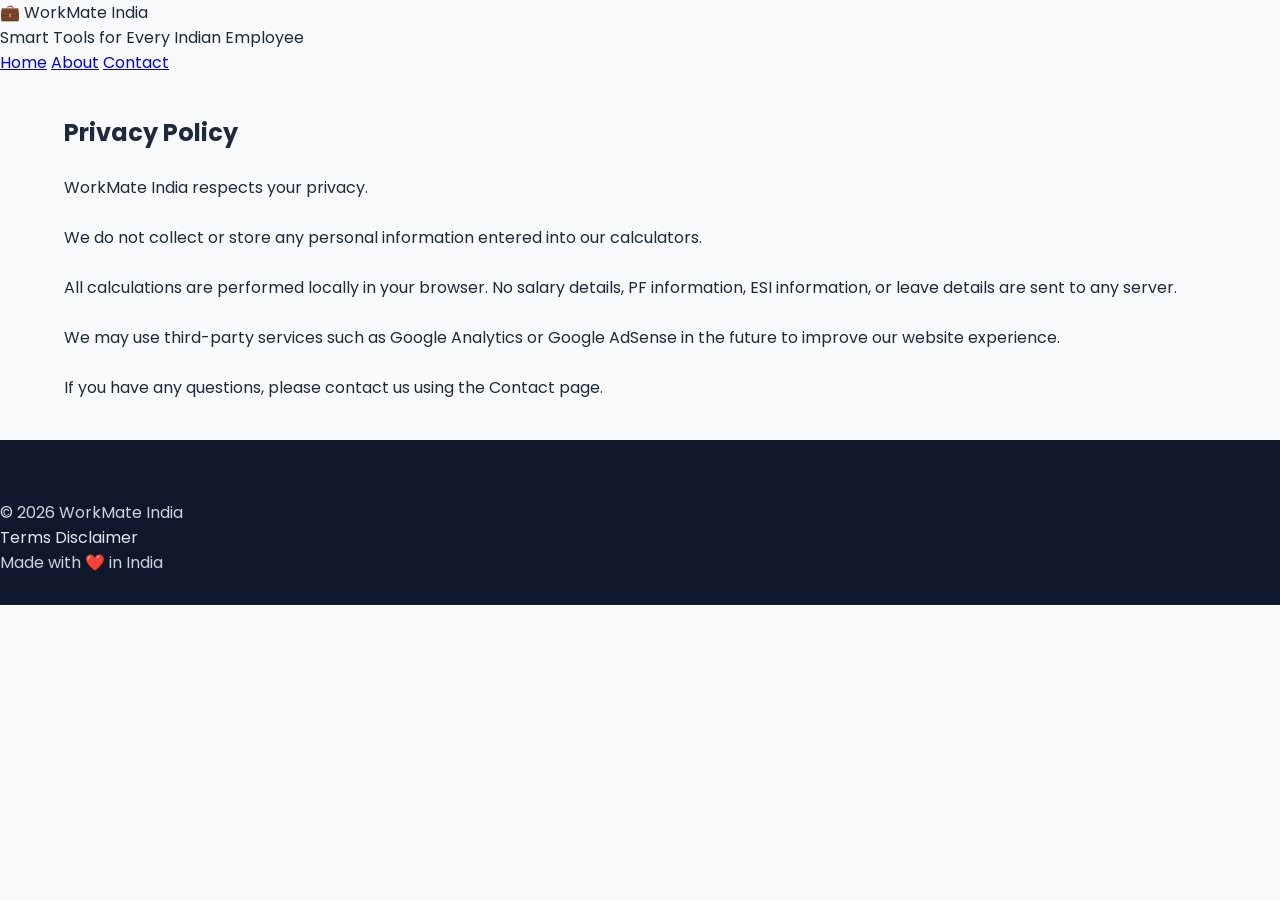
<file: privacy.html>
<!DOCTYPE html>
<html lang="en">

<head>
    <meta charset="UTF-8">
    <meta name="viewport" content="width=device-width, initial-scale=1.0">
    <title>Privacy Policy | WorkMate India</title>
    <link rel="icon" href="assets/favicon.ico">
    <link rel="stylesheet" href="style.css">
    <meta name="description"
        content="Free Salary Calculator, PF Calculator, ESI Calculator, Leave Planner and Employee Tools for Indian Employees.">

    <meta name="keywords"
        content="Salary Calculator India, PF Calculator, ESI Calculator, Employee Toolkit, WorkMate India">

    <meta name="author" content="Kumar Palla">
    <!-- Google tag (gtag.js) -->
    <script async src="https://www.googletagmanager.com/gtag/js?id=G-10MCYLHTVH"></script>
    <script>
        window.dataLayer = window.dataLayer || [];
        function gtag() { dataLayer.push(arguments); }
        gtag('js', new Date());

        gtag('config', 'G-10MCYLHTVH');
    </script>
</head>

<body>

    <header>

        <div class="logo">
            💼 WorkMate India
        </div>

        <p>Smart Tools for Every Indian Employee</p>

        <nav>
            <a href="index.html">Home</a>
            <a href="about.html">About</a>
            <a href="contact.html">Contact</a>
        </nav>

    </header>

    <section class="card" style="width:90%;margin:40px auto;">

        <h1>Privacy Policy</h1>

        <br>

        <p>
            WorkMate India respects your privacy.
        </p>

        <br>

        <p>
            We do not collect or store any personal information entered into our calculators.
        </p>

        <br>

        <p>
            All calculations are performed locally in your browser. No salary details, PF information, ESI information,
            or leave details are sent to any server.
        </p>

        <br>

        <p>
            We may use third-party services such as Google Analytics or Google AdSense in the future to improve our
            website experience.
        </p>

        <br>

        <p>
            If you have any questions, please contact us using the Contact page.
        </p>

    </section>

    <footer>

        <p>© 2026 WorkMate India</p>
        <a href="terms.html">Terms</a>
        <a href="disclaimer.html">Disclaimer</a>

        <p>Made with ❤️ in India</p>

    </footer>

</body>

</html>
</file>
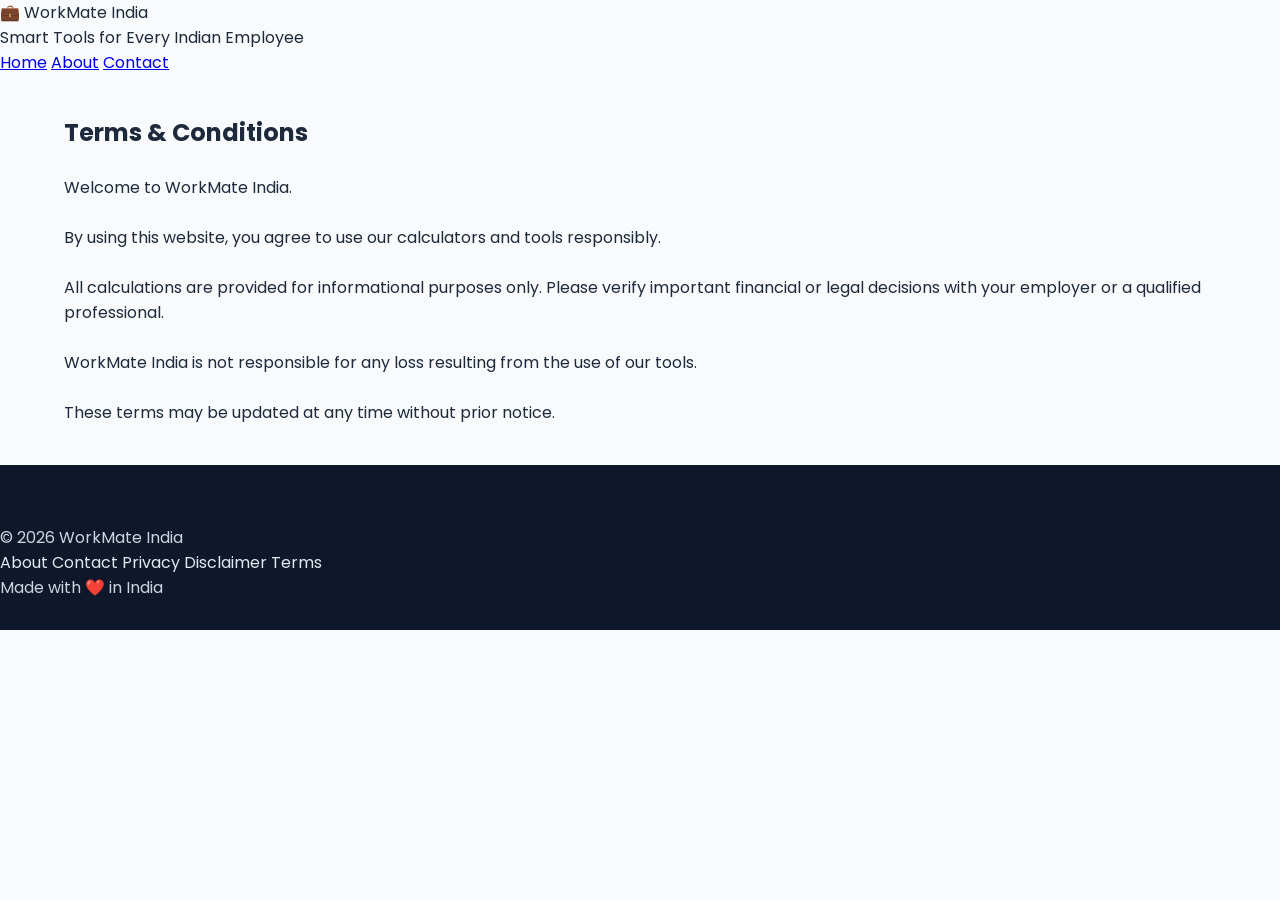
<file: terms.html>
<!DOCTYPE html>
<html lang="en">

<head>

    <meta charset="UTF-8">

    <meta name="viewport" content="width=device-width, initial-scale=1.0">

    <title>Terms & Conditions | WorkMate India</title>
    <link rel="icon" href="assets/favicon.ico">
    <link rel="stylesheet" href="style.css">
    <!-- Google tag (gtag.js) -->
    <script async src="https://www.googletagmanager.com/gtag/js?id=G-10MCYLHTVH"></script>
    <script>
        window.dataLayer = window.dataLayer || [];
        function gtag() { dataLayer.push(arguments); }
        gtag('js', new Date());

        gtag('config', 'G-10MCYLHTVH');
    </script>

</head>

<body>

    <header>

        <div class="logo">
            💼 WorkMate India
        </div>

        <p>Smart Tools for Every Indian Employee</p>

        <nav>

            <a href="index.html">Home</a>
            <a href="about.html">About</a>
            <a href="contact.html">Contact</a>

        </nav>

    </header>

    <section class="card" style="width:90%;margin:40px auto;">

        <h1>Terms & Conditions</h1>

        <br>

        <p>
            Welcome to WorkMate India.
        </p>

        <br>

        <p>
            By using this website, you agree to use our calculators and tools responsibly.
        </p>

        <br>

        <p>
            All calculations are provided for informational purposes only. Please verify important financial or legal
            decisions with your employer or a qualified professional.
        </p>

        <br>

        <p>
            WorkMate India is not responsible for any loss resulting from the use of our tools.
        </p>

        <br>

        <p>
            These terms may be updated at any time without prior notice.
        </p>

    </section>

    <footer>

        <p>© 2026 WorkMate India</p>

        <div class="footer-links">

            <a href="about.html">About</a>

            <a href="contact.html">Contact</a>

            <a href="privacy.html">Privacy</a>
            <a href="disclaimer.html">Disclaimer</a>
            <a href="terms.html">Terms</a>

        </div>

        <p>Made with ❤️ in India</p>

    </footer>

</body>

</html>
</file>
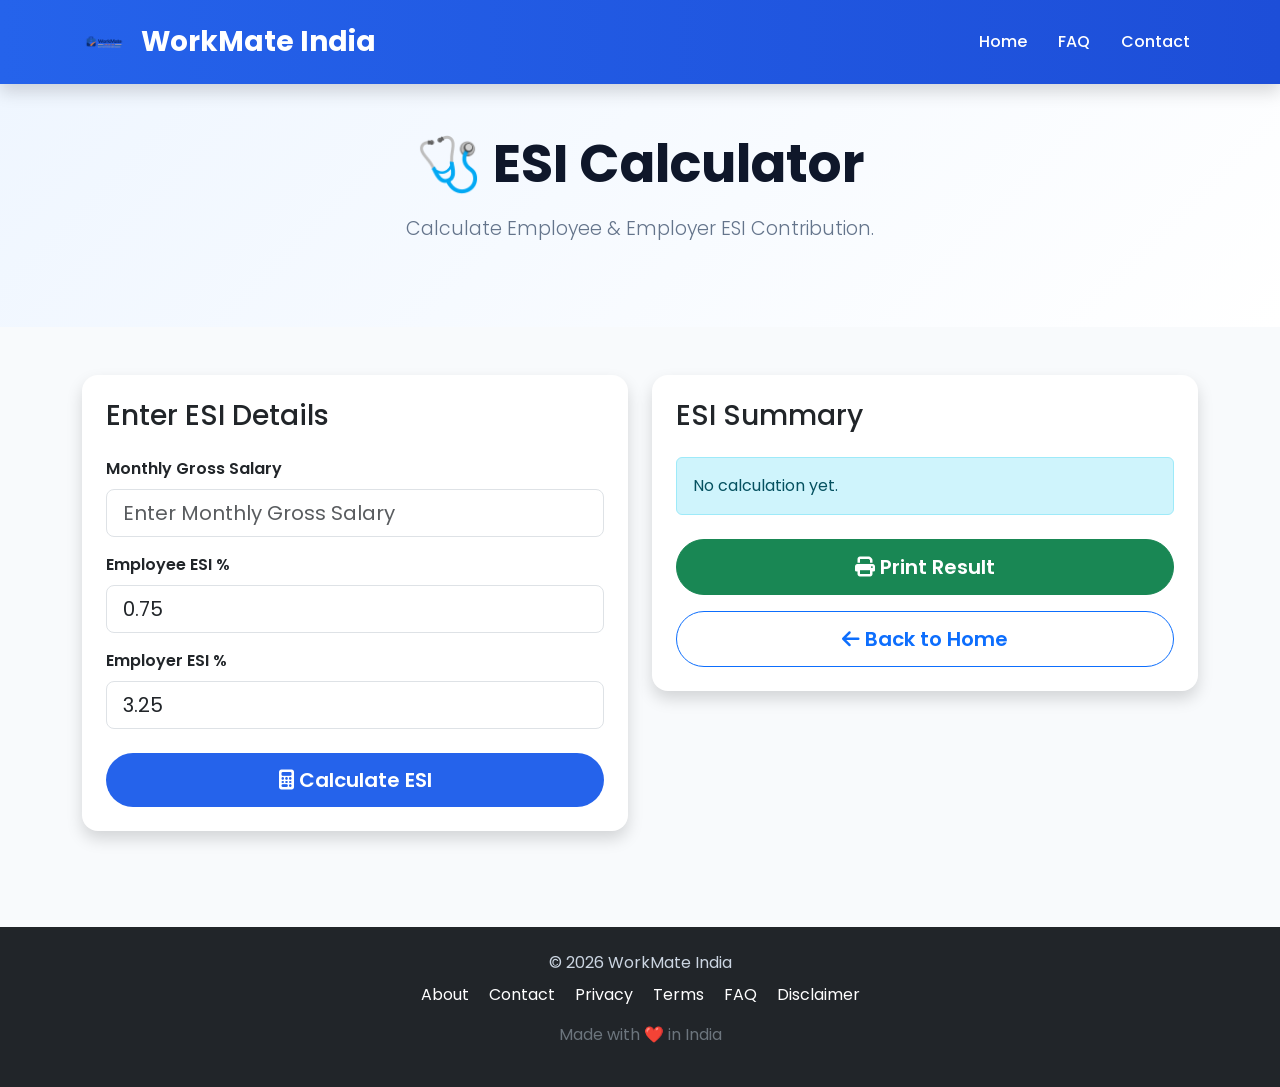
<file: tools/esi.html>
<!DOCTYPE html>
<html lang="en">

<head>

    <meta charset="UTF-8">

    <meta name="viewport" content="width=device-width, initial-scale=1.0">

    <title>

        ESI Calculator | WorkMate India

    </title>

    <meta name="description" content="Free ESI Calculator for Indian Employees">

    <link rel="icon" href="../assets/favicon.png">

    <!-- Bootstrap -->

    <link href="https://cdn.jsdelivr.net/npm/bootstrap@5.3.7/dist/css/bootstrap.min.css" rel="stylesheet">

    <!-- Font Awesome -->

    <link rel="stylesheet" href="https://cdnjs.cloudflare.com/ajax/libs/font-awesome/6.7.2/css/all.min.css">

    <link rel="stylesheet" href="../style.css">

    <!-- Google Analytics -->

    <script async src="https://www.googletagmanager.com/gtag/js?id=G-10MCYLHTVH"></script>

    <script>

        window.dataLayer = window.dataLayer || [];

        function gtag() { dataLayer.push(arguments); }

        gtag('js', new Date());

        gtag('config', 'G-10MCYLHTVH');

    </script>

</head>

<body>

    <nav class="navbar navbar-expand-lg navbar-dark bg-primary shadow sticky-top">

        <div class="container">

            <a class="navbar-brand fw-bold" href="../index.html">

                <img src="../assets/logo.png" width="45" class="me-2">

                WorkMate India

            </a>

            <button class="navbar-toggler" data-bs-toggle="collapse" data-bs-target="#navbar">

                <span class="navbar-toggler-icon"></span>

            </button>

            <div class="collapse navbar-collapse" id="navbar">

                <ul class="navbar-nav ms-auto">

                    <li class="nav-item">

                        <a class="nav-link" href="../index.html">

                            Home

                        </a>

                    </li>

                    <li class="nav-item">

                        <a class="nav-link" href="../faq.html">

                            FAQ

                        </a>

                    </li>

                    <li class="nav-item">

                        <a class="nav-link" href="../contact.html">

                            Contact

                        </a>

                    </li>

                </ul>

            </div>

        </div>

    </nav>

    <section class="hero py-5">

        <div class="container text-center">

            <h1 class="fw-bold">

                🩺 ESI Calculator

            </h1>

            <p class="lead text-muted">

                Calculate Employee & Employer ESI Contribution.

            </p>

        </div>

    </section>

    <div class="container py-5">

        <div class="row g-4">

            <div class="col-lg-6">

                <div class="card shadow border-0 rounded-4">

                    <div class="card-body p-4">

                        <h3 class="mb-4">

                            Enter ESI Details

                        </h3>
                        <!-- Gross Salary -->

                        <div class="mb-3">

                            <label class="form-label fw-semibold">

                                Monthly Gross Salary

                            </label>

                            <input type="number" id="grossESI" class="form-control form-control-lg"
                                placeholder="Enter Monthly Gross Salary">

                        </div>

                        <!-- Employee ESI -->

                        <div class="mb-3">

                            <label class="form-label fw-semibold">

                                Employee ESI %

                            </label>

                            <input type="number" id="employeeESI" class="form-control form-control-lg" value="0.75">

                        </div>

                        <!-- Employer ESI -->

                        <div class="mb-4">

                            <label class="form-label fw-semibold">

                                Employer ESI %

                            </label>

                            <input type="number" id="employerESI" class="form-control form-control-lg" value="3.25">

                        </div>

                        <div class="d-grid">

                            <button id="calculateESI" class="btn btn-primary btn-lg">

                                <i class="fa-solid fa-calculator"></i>

                                Calculate ESI

                            </button>

                        </div>

                    </div>

                </div>

            </div>

            <!-- Result Card -->

            <div class="col-lg-6">

                <div class="card shadow border-0 rounded-4">

                    <div class="card-body p-4">

                        <h3 class="mb-4">

                            ESI Summary

                        </h3>

                        <div id="esiResult">

                            <div class="alert alert-info">

                                No calculation yet.

                            </div>

                        </div>

                        <div class="d-grid gap-3 mt-4">

                            <button class="btn btn-success btn-lg" onclick="window.print()">

                                <i class="fa-solid fa-print"></i>

                                Print Result

                            </button>

                            <a href="../index.html" class="btn btn-outline-primary btn-lg">

                                <i class="fa-solid fa-arrow-left"></i>

                                Back to Home

                            </a>

                        </div>

                    </div>

                </div>

            </div>

        </div>

    </div>
    <!-- Footer -->

    <footer class="bg-dark text-white py-4 mt-5">

        <div class="container text-center">

            <p class="mb-2">

                © 2026 WorkMate India

            </p>

            <div>

                <a href="../about.html" class="text-white text-decoration-none me-3">

                    About

                </a>

                <a href="../contact.html" class="text-white text-decoration-none me-3">

                    Contact

                </a>

                <a href="../privacy.html" class="text-white text-decoration-none me-3">

                    Privacy

                </a>

                <a href="../terms.html" class="text-white text-decoration-none me-3">

                    Terms

                </a>

                <a href="../faq.html" class="text-white text-decoration-none me-3">

                    FAQ

                </a>

                <a href="../disclaimer.html" class="text-white text-decoration-none">

                    Disclaimer

                </a>

            </div>

            <p class="mt-3 text-secondary">

                Made with ❤️ in India

            </p>

        </div>

    </footer>

    <!-- Bootstrap JS -->

    <script src="https://cdn.jsdelivr.net/npm/bootstrap@5.3.7/dist/js/bootstrap.bundle.min.js"></script>

    <!-- Utils JS (Must be before esi.js) -->

    <script src="../js/utils.js"></script>

    <!-- ESI Calculator JS -->

    <script src="../js/esi.js"></script>

</body>

</html>
</file>
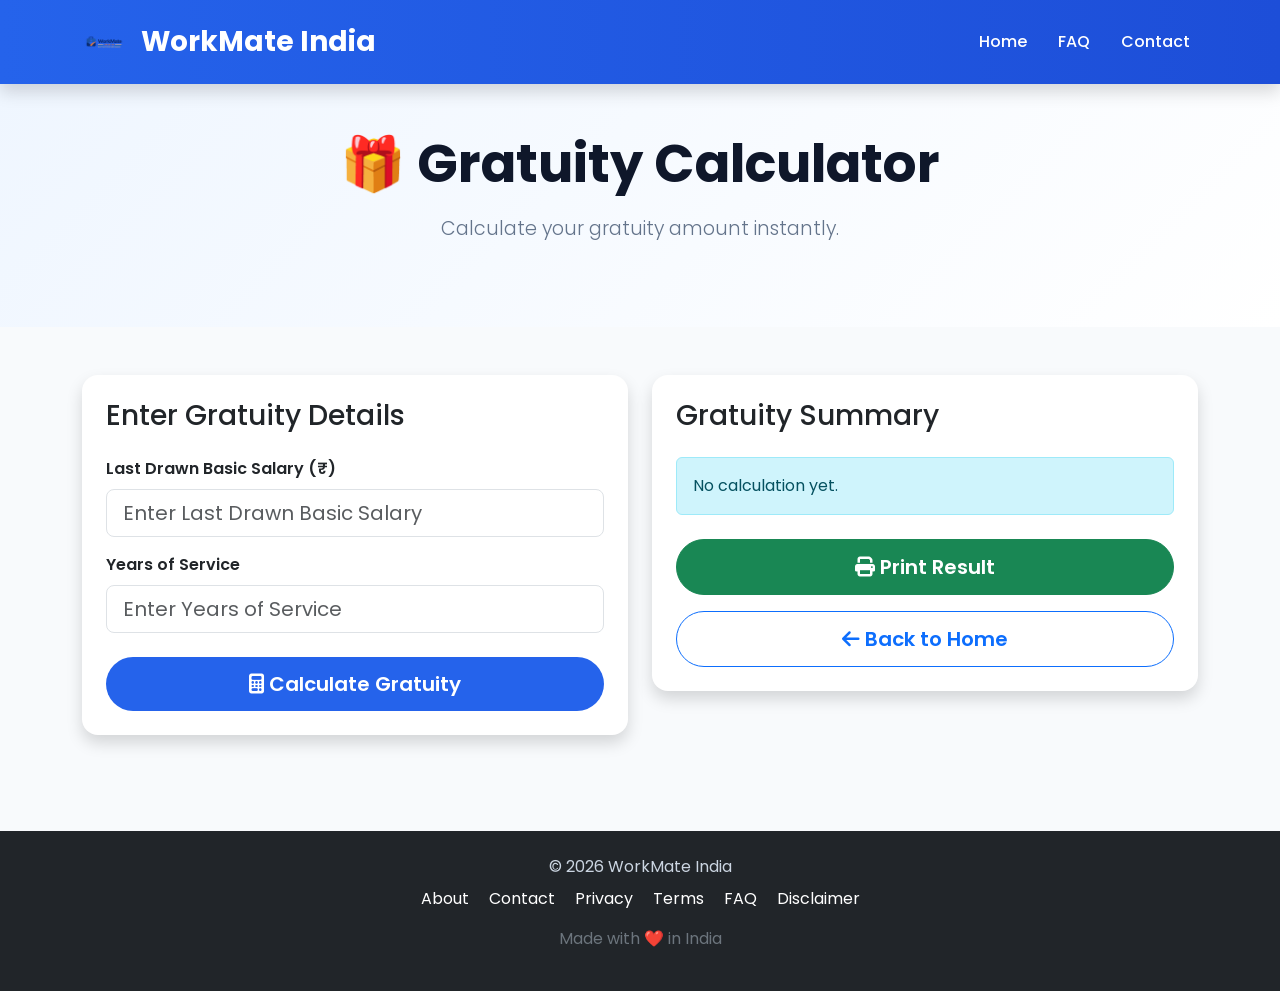
<file: tools/gratuity.html>
<!DOCTYPE html>
<html lang="en">

<head>

    <meta charset="UTF-8">

    <meta name="viewport" content="width=device-width, initial-scale=1.0">

    <title>

        Gratuity Calculator | WorkMate India

    </title>

    <meta name="description" content="Free Gratuity Calculator for Indian Employees">

    <link rel="icon" href="../assets/favicon.png">

    <!-- Bootstrap -->

    <link href="https://cdn.jsdelivr.net/npm/bootstrap@5.3.7/dist/css/bootstrap.min.css" rel="stylesheet">

    <!-- Font Awesome -->

    <link rel="stylesheet" href="https://cdnjs.cloudflare.com/ajax/libs/font-awesome/6.7.2/css/all.min.css">

    <link rel="stylesheet" href="../style.css">

    <!-- Google Analytics -->

    <script async src="https://www.googletagmanager.com/gtag/js?id=G-10MCYLHTVH"></script>

    <script>

        window.dataLayer = window.dataLayer || [];

        function gtag() {
            dataLayer.push(arguments);
        }

        gtag('js', new Date());

        gtag('config', 'G-10MCYLHTVH');

    </script>

</head>

<body>

    <nav class="navbar navbar-expand-lg navbar-dark bg-primary shadow sticky-top">

        <div class="container">

            <a class="navbar-brand fw-bold" href="../index.html">

                <img src="../assets/logo.png" width="45" class="me-2">

                WorkMate India

            </a>

            <button class="navbar-toggler" type="button" data-bs-toggle="collapse" data-bs-target="#navbar">

                <span class="navbar-toggler-icon"></span>

            </button>

            <div class="collapse navbar-collapse" id="navbar">

                <ul class="navbar-nav ms-auto">

                    <li class="nav-item">

                        <a class="nav-link" href="../index.html">

                            Home

                        </a>

                    </li>

                    <li class="nav-item">

                        <a class="nav-link" href="../faq.html">

                            FAQ

                        </a>

                    </li>

                    <li class="nav-item">

                        <a class="nav-link" href="../contact.html">

                            Contact

                        </a>

                    </li>

                </ul>

            </div>

        </div>

    </nav>

    <section class="hero py-5">

        <div class="container text-center">

            <h1 class="fw-bold">

                🎁 Gratuity Calculator

            </h1>

            <p class="lead text-muted">

                Calculate your gratuity amount instantly.

            </p>

        </div>

    </section>

    <div class="container py-5">

        <div class="row g-4">

            <div class="col-lg-6">

                <div class="card shadow border-0 rounded-4">

                    <div class="card-body p-4">

                        <h3 class="mb-4">

                            Enter Gratuity Details

                        </h3>
                        <!-- Last Drawn Salary -->

                        <div class="mb-3">

                            <label class="form-label fw-semibold">

                                Last Drawn Basic Salary (₹)

                            </label>

                            <input type="number" id="lastSalary" class="form-control form-control-lg"
                                placeholder="Enter Last Drawn Basic Salary">

                        </div>

                        <!-- Years of Service -->

                        <div class="mb-4">

                            <label class="form-label fw-semibold">

                                Years of Service

                            </label>

                            <input type="number" id="years" class="form-control form-control-lg"
                                placeholder="Enter Years of Service">

                        </div>

                        <div class="d-grid">

                            <button id="calculateGratuity" class="btn btn-primary btn-lg">

                                <i class="fa-solid fa-calculator"></i>

                                Calculate Gratuity

                            </button>

                        </div>

                    </div>

                </div>

            </div>

            <!-- Result Card -->

            <div class="col-lg-6">

                <div class="card shadow border-0 rounded-4">

                    <div class="card-body p-4">

                        <h3 class="mb-4">

                            Gratuity Summary

                        </h3>

                        <div id="gratuityResult">

                            <div class="alert alert-info">

                                No calculation yet.

                            </div>

                        </div>

                        <div class="d-grid gap-3 mt-4">

                            <button class="btn btn-success btn-lg" onclick="window.print()">

                                <i class="fa-solid fa-print"></i>

                                Print Result

                            </button>

                            <a href="../index.html" class="btn btn-outline-primary btn-lg">

                                <i class="fa-solid fa-arrow-left"></i>

                                Back to Home

                            </a>

                        </div>

                    </div>

                </div>

            </div>

        </div>

    </div>
    <!-- Footer -->

    <footer class="bg-dark text-white py-4 mt-5">

        <div class="container text-center">

            <p class="mb-2">

                © 2026 WorkMate India

            </p>

            <div>

                <a href="../about.html" class="text-white text-decoration-none me-3">

                    About

                </a>

                <a href="../contact.html" class="text-white text-decoration-none me-3">

                    Contact

                </a>

                <a href="../privacy.html" class="text-white text-decoration-none me-3">

                    Privacy

                </a>

                <a href="../terms.html" class="text-white text-decoration-none me-3">

                    Terms

                </a>

                <a href="../faq.html" class="text-white text-decoration-none me-3">

                    FAQ

                </a>

                <a href="../disclaimer.html" class="text-white text-decoration-none">

                    Disclaimer

                </a>

            </div>

            <p class="mt-3 text-secondary">

                Made with ❤️ in India

            </p>

        </div>

    </footer>

    <!-- Bootstrap JS -->

    <script src="https://cdn.jsdelivr.net/npm/bootstrap@5.3.7/dist/js/bootstrap.bundle.min.js"></script>

    <!-- Utils (Required if using formatCurrency()) -->

    <script src="../js/utils.js"></script>

    <!-- Gratuity Calculator JS -->

    <script src="../js/gratuity.js"></script>

</body>

</html>
</file>
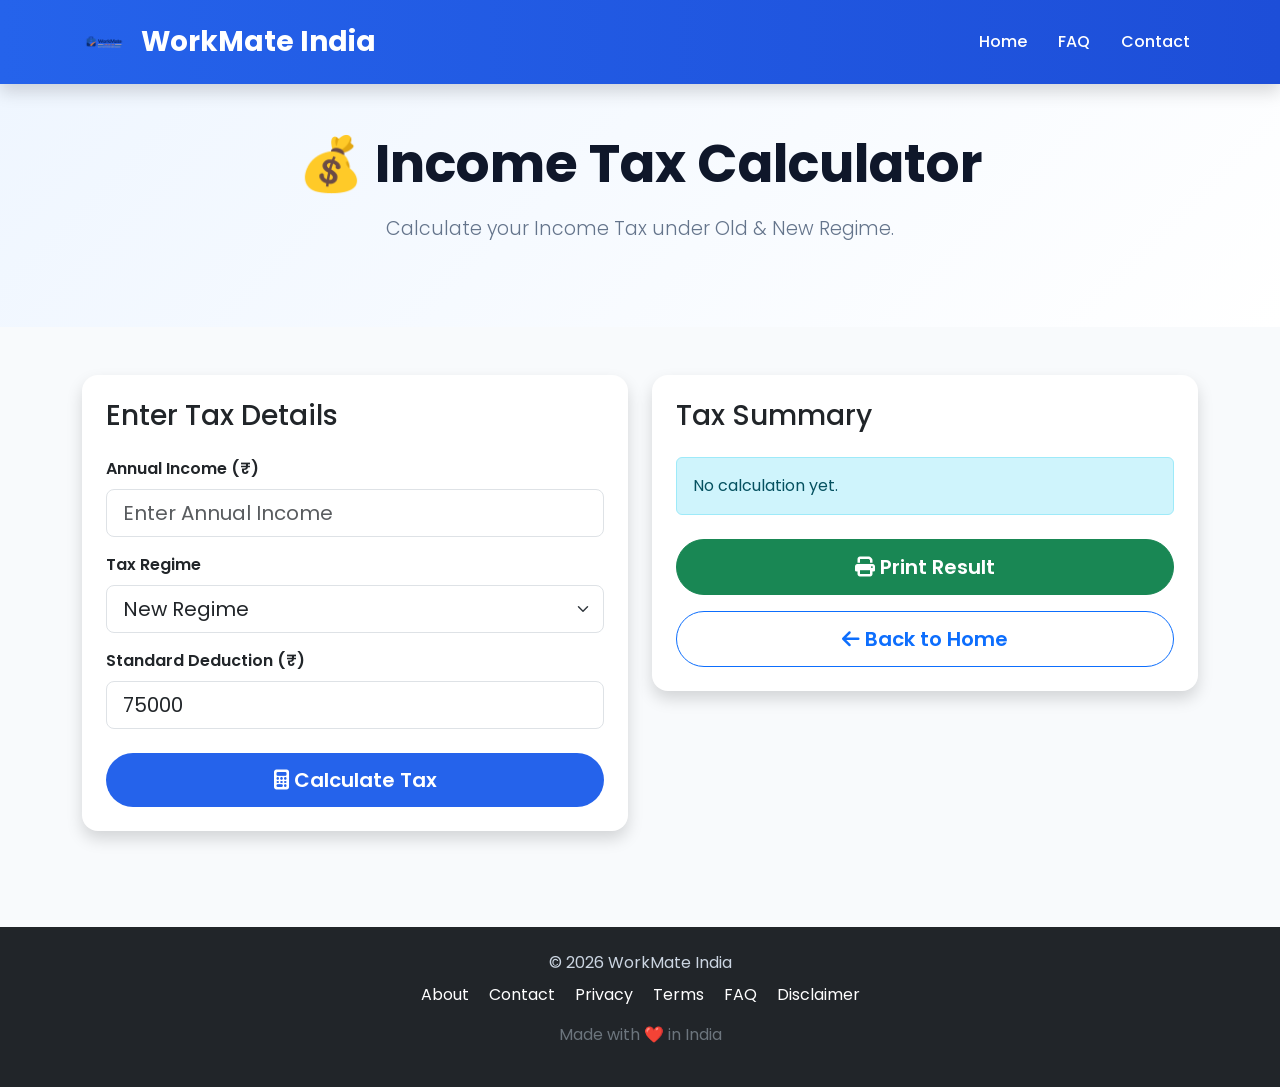
<file: tools/income-tax.html>
<!DOCTYPE html>
<html lang="en">

<head>

    <meta charset="UTF-8">

    <meta name="viewport" content="width=device-width, initial-scale=1.0">

    <title>

        Income Tax Calculator | WorkMate India

    </title>

    <meta name="description" content="Free Income Tax Calculator for Indian Employees">

    <link rel="icon" href="../assets/favicon.png">

    <!-- Bootstrap -->

    <link href="https://cdn.jsdelivr.net/npm/bootstrap@5.3.7/dist/css/bootstrap.min.css" rel="stylesheet">

    <!-- Font Awesome -->

    <link rel="stylesheet" href="https://cdnjs.cloudflare.com/ajax/libs/font-awesome/6.7.2/css/all.min.css">

    <link rel="stylesheet" href="../style.css">

    <!-- Google Analytics -->

    <script async src="https://www.googletagmanager.com/gtag/js?id=G-10MCYLHTVH"></script>

    <script>

        window.dataLayer = window.dataLayer || [];

        function gtag() { dataLayer.push(arguments); }

        gtag('js', new Date());

        gtag('config', 'G-10MCYLHTVH');

    </script>

</head>

<body>

    <nav class="navbar navbar-expand-lg navbar-dark bg-primary shadow sticky-top">

        <div class="container">

            <a class="navbar-brand fw-bold" href="../index.html">

                <img src="../assets/logo.png" width="45" class="me-2">

                WorkMate India

            </a>

            <button class="navbar-toggler" data-bs-toggle="collapse" data-bs-target="#navbar">

                <span class="navbar-toggler-icon"></span>

            </button>

            <div class="collapse navbar-collapse" id="navbar">

                <ul class="navbar-nav ms-auto">

                    <li class="nav-item">

                        <a class="nav-link" href="../index.html">

                            Home

                        </a>

                    </li>

                    <li class="nav-item">

                        <a class="nav-link" href="../faq.html">

                            FAQ

                        </a>

                    </li>

                    <li class="nav-item">

                        <a class="nav-link" href="../contact.html">

                            Contact

                        </a>

                    </li>

                </ul>

            </div>

        </div>

    </nav>

    <section class="hero py-5">

        <div class="container text-center">

            <h1 class="fw-bold">

                💰 Income Tax Calculator

            </h1>

            <p class="lead text-muted">

                Calculate your Income Tax under Old & New Regime.

            </p>

        </div>

    </section>

    <div class="container py-5">

        <div class="row g-4">

            <!-- Input Card -->

            <div class="col-lg-6">

                <div class="card shadow border-0 rounded-4">

                    <div class="card-body p-4">

                        <h3 class="mb-4">

                            Enter Tax Details

                        </h3>
                        <!-- Annual Income -->

                        <div class="mb-3">

                            <label class="form-label fw-semibold">

                                Annual Income (₹)

                            </label>

                            <input type="number" id="annualIncome" class="form-control form-control-lg"
                                placeholder="Enter Annual Income">

                        </div>

                        <!-- Tax Regime -->

                        <div class="mb-3">

                            <label class="form-label fw-semibold">

                                Tax Regime

                            </label>

                            <select id="taxRegime" class="form-select form-select-lg">

                                <option value="new">

                                    New Regime

                                </option>

                                <option value="old">

                                    Old Regime

                                </option>

                            </select>

                        </div>

                        <!-- Standard Deduction -->

                        <div class="mb-4">

                            <label class="form-label fw-semibold">

                                Standard Deduction (₹)

                            </label>

                            <input type="number" id="standardDeduction" class="form-control form-control-lg"
                                value="75000">

                        </div>

                        <div class="d-grid">

                            <button id="calculateTax" class="btn btn-primary btn-lg">

                                <i class="fa-solid fa-calculator"></i>

                                Calculate Tax

                            </button>

                        </div>

                    </div>

                </div>

            </div>

            <!-- Result Card -->

            <div class="col-lg-6">

                <div class="card shadow border-0 rounded-4">

                    <div class="card-body p-4">

                        <h3 class="mb-4">

                            Tax Summary

                        </h3>

                        <div id="taxResult">

                            <div class="alert alert-info">

                                No calculation yet.

                            </div>

                        </div>

                        <div class="d-grid gap-3 mt-4">

                            <button class="btn btn-success btn-lg" onclick="window.print()">

                                <i class="fa-solid fa-print"></i>

                                Print Result

                            </button>

                            <a href="../index.html" class="btn btn-outline-primary btn-lg">

                                <i class="fa-solid fa-arrow-left"></i>

                                Back to Home

                            </a>

                        </div>

                    </div>

                </div>

            </div>

        </div>

    </div>
    <!-- Footer -->

    <footer class="bg-dark text-white py-4 mt-5">

        <div class="container text-center">

            <p class="mb-2">

                © 2026 WorkMate India

            </p>

            <div>

                <a href="../about.html" class="text-white text-decoration-none me-3">

                    About

                </a>

                <a href="../contact.html" class="text-white text-decoration-none me-3">

                    Contact

                </a>

                <a href="../privacy.html" class="text-white text-decoration-none me-3">

                    Privacy

                </a>

                <a href="../terms.html" class="text-white text-decoration-none me-3">

                    Terms

                </a>

                <a href="../faq.html" class="text-white text-decoration-none me-3">

                    FAQ

                </a>

                <a href="../disclaimer.html" class="text-white text-decoration-none">

                    Disclaimer

                </a>

            </div>

            <p class="mt-3 text-secondary">

                Made with ❤️ in India

            </p>

        </div>

    </footer>

    <!-- Bootstrap JS -->

    <script src="https://cdn.jsdelivr.net/npm/bootstrap@5.3.7/dist/js/bootstrap.bundle.min.js"></script>

    <!-- Income Tax JS -->

    <script src="../js/income-tax.js"></script>

</body>

</html>
</file>
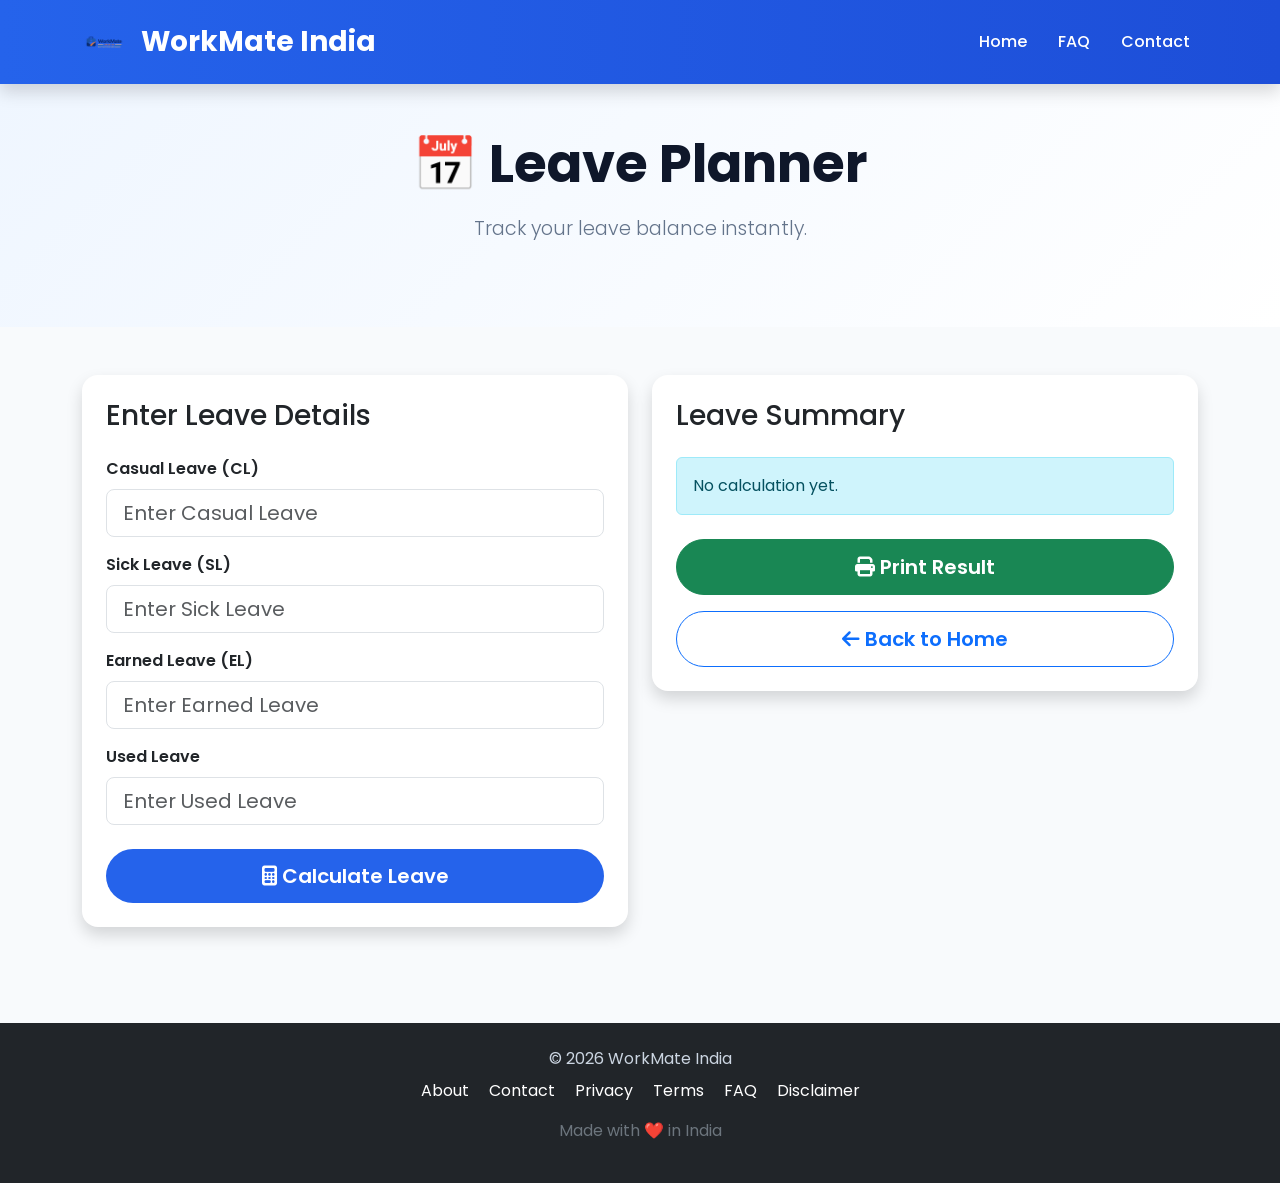
<file: tools/leave.html>
<!DOCTYPE html>
<html lang="en">

<head>

    <meta charset="UTF-8">

    <meta name="viewport" content="width=device-width, initial-scale=1.0">

    <title>

        Leave Planner | WorkMate India

    </title>

    <meta name="description" content="Free Leave Planner for Indian Employees">

    <link rel="icon" href="../assets/favicon.png">

    <!-- Bootstrap -->

    <link href="https://cdn.jsdelivr.net/npm/bootstrap@5.3.7/dist/css/bootstrap.min.css" rel="stylesheet">

    <!-- Font Awesome -->

    <link rel="stylesheet" href="https://cdnjs.cloudflare.com/ajax/libs/font-awesome/6.7.2/css/all.min.css">

    <link rel="stylesheet" href="../style.css">

    <!-- Google Analytics -->

    <script async src="https://www.googletagmanager.com/gtag/js?id=G-10MCYLHTVH"></script>

    <script>

        window.dataLayer = window.dataLayer || [];

        function gtag() { dataLayer.push(arguments); }

        gtag('js', new Date());

        gtag('config', 'G-10MCYLHTVH');

    </script>

</head>

<body>

    <nav class="navbar navbar-expand-lg navbar-dark bg-primary shadow sticky-top">

        <div class="container">

            <a class="navbar-brand fw-bold" href="../index.html">

                <img src="../assets/logo.png" width="45" class="me-2">

                WorkMate India

            </a>

            <button class="navbar-toggler" data-bs-toggle="collapse" data-bs-target="#navbar">

                <span class="navbar-toggler-icon"></span>

            </button>

            <div class="collapse navbar-collapse" id="navbar">

                <ul class="navbar-nav ms-auto">

                    <li class="nav-item">

                        <a class="nav-link" href="../index.html">

                            Home

                        </a>

                    </li>

                    <li class="nav-item">

                        <a class="nav-link" href="../faq.html">

                            FAQ

                        </a>

                    </li>

                    <li class="nav-item">

                        <a class="nav-link" href="../contact.html">

                            Contact

                        </a>

                    </li>

                </ul>

            </div>

        </div>

    </nav>

    <section class="hero py-5">

        <div class="container text-center">

            <h1 class="fw-bold">

                📅 Leave Planner

            </h1>

            <p class="lead text-muted">

                Track your leave balance instantly.

            </p>

        </div>

    </section>

    <div class="container py-5">

        <div class="row g-4">

            <!-- Input Card -->

            <div class="col-lg-6">

                <div class="card shadow border-0 rounded-4">

                    <div class="card-body p-4">

                        <h3 class="mb-4">

                            Enter Leave Details

                        </h3>
                        <!-- Casual Leave -->

                        <div class="mb-3">

                            <label class="form-label fw-semibold">

                                Casual Leave (CL)

                            </label>

                            <input type="number" id="casualLeave" class="form-control form-control-lg"
                                placeholder="Enter Casual Leave">

                        </div>

                        <!-- Sick Leave -->

                        <div class="mb-3">

                            <label class="form-label fw-semibold">

                                Sick Leave (SL)

                            </label>

                            <input type="number" id="sickLeave" class="form-control form-control-lg"
                                placeholder="Enter Sick Leave">

                        </div>

                        <!-- Earned Leave -->

                        <div class="mb-3">

                            <label class="form-label fw-semibold">

                                Earned Leave (EL)

                            </label>

                            <input type="number" id="earnedLeave" class="form-control form-control-lg"
                                placeholder="Enter Earned Leave">

                        </div>

                        <!-- Used Leave -->

                        <div class="mb-4">

                            <label class="form-label fw-semibold">

                                Used Leave

                            </label>

                            <input type="number" id="usedLeave" class="form-control form-control-lg"
                                placeholder="Enter Used Leave">

                        </div>

                        <div class="d-grid">

                            <button id="calculateLeave" class="btn btn-primary btn-lg">

                                <i class="fa-solid fa-calculator"></i>

                                Calculate Leave

                            </button>

                        </div>

                    </div>

                </div>

            </div>

            <!-- Result Card -->

            <div class="col-lg-6">

                <div class="card shadow border-0 rounded-4">

                    <div class="card-body p-4">

                        <h3 class="mb-4">

                            Leave Summary

                        </h3>

                        <div id="leaveResult">

                            <div class="alert alert-info">

                                No calculation yet.

                            </div>

                        </div>

                        <div class="d-grid gap-3 mt-4">

                            <button class="btn btn-success btn-lg" onclick="window.print()">

                                <i class="fa-solid fa-print"></i>

                                Print Result

                            </button>

                            <a href="../index.html" class="btn btn-outline-primary btn-lg">

                                <i class="fa-solid fa-arrow-left"></i>

                                Back to Home

                            </a>

                        </div>

                    </div>

                </div>

            </div>

        </div>

    </div>
    <!-- Footer -->

    <footer class="bg-dark text-white py-4 mt-5">

        <div class="container text-center">

            <p class="mb-2">

                © 2026 WorkMate India

            </p>

            <div>

                <a href="../about.html" class="text-white text-decoration-none me-3">

                    About

                </a>

                <a href="../contact.html" class="text-white text-decoration-none me-3">

                    Contact

                </a>

                <a href="../privacy.html" class="text-white text-decoration-none me-3">

                    Privacy

                </a>

                <a href="../terms.html" class="text-white text-decoration-none me-3">

                    Terms

                </a>

                <a href="../faq.html" class="text-white text-decoration-none me-3">

                    FAQ

                </a>

                <a href="../disclaimer.html" class="text-white text-decoration-none">

                    Disclaimer

                </a>

            </div>

            <p class="mt-3 text-secondary">

                Made with ❤️ in India

            </p>

        </div>

    </footer>

    <!-- Bootstrap JS -->

    <script src="https://cdn.jsdelivr.net/npm/bootstrap@5.3.7/dist/js/bootstrap.bundle.min.js"></script>

    <!-- Leave Calculator JS -->

    <script src="../js/leave.js"></script>

</body>

</html>
</file>
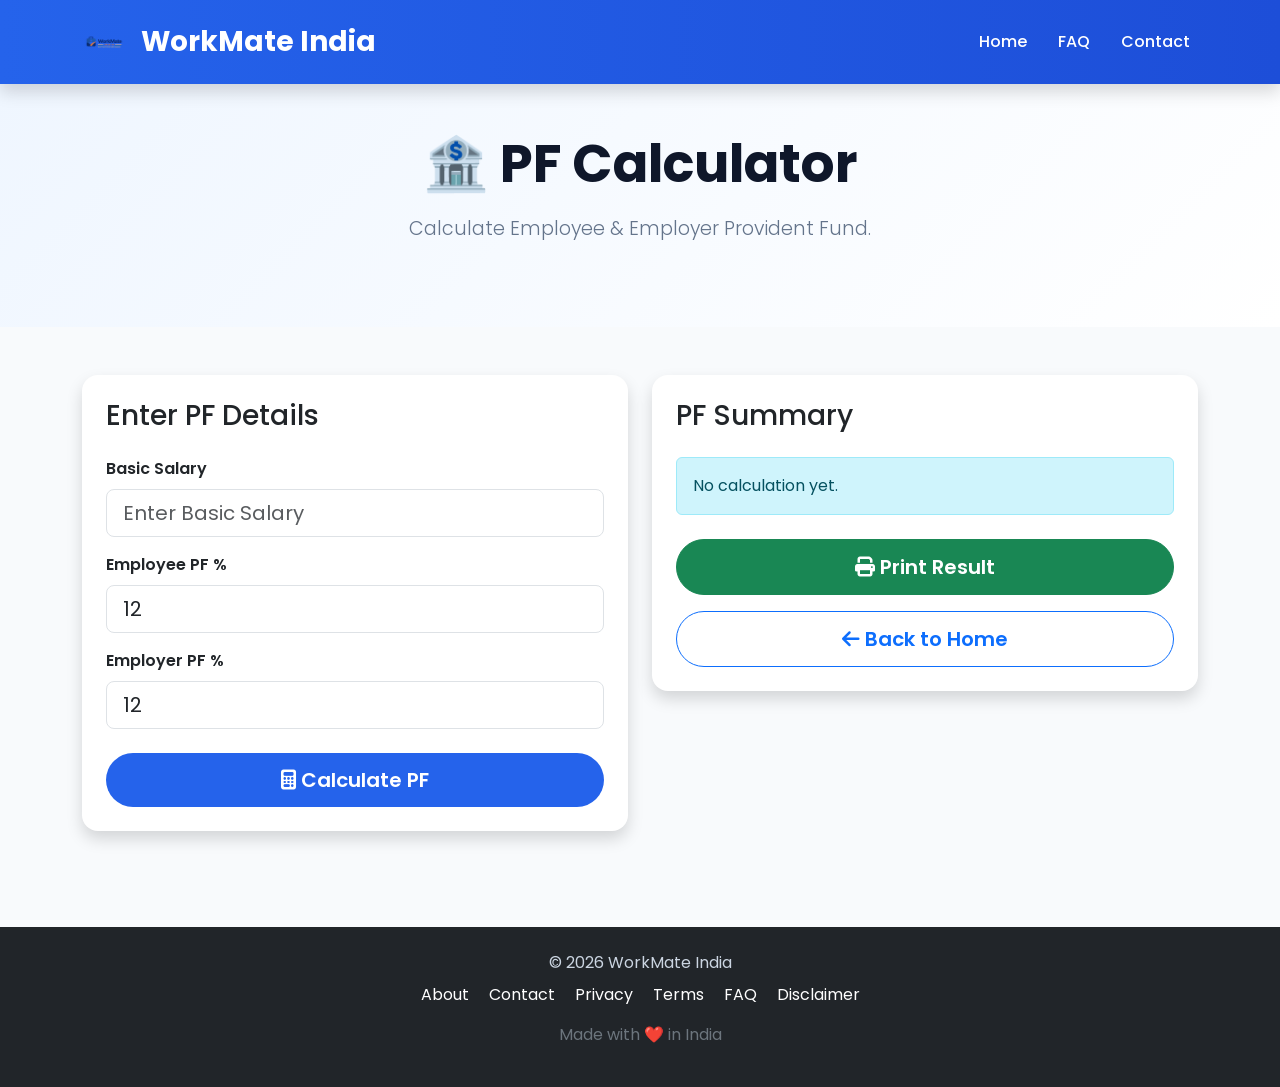
<file: tools/pf.html>
<!DOCTYPE html>
<html lang="en">

<head>

    <meta charset="UTF-8">

    <meta name="viewport" content="width=device-width, initial-scale=1.0">

    <title>

        PF Calculator | WorkMate India

    </title>

    <meta name="description" content="Free Provident Fund Calculator for Indian Employees">

    <link rel="icon" href="../assets/favicon.png">

    <!-- Bootstrap -->

    <link href="https://cdn.jsdelivr.net/npm/bootstrap@5.3.7/dist/css/bootstrap.min.css" rel="stylesheet">

    <!-- Font Awesome -->

    <link rel="stylesheet" href="https://cdnjs.cloudflare.com/ajax/libs/font-awesome/6.7.2/css/all.min.css">

    <link rel="stylesheet" href="../style.css">

    <!-- Google Analytics -->

    <script async src="https://www.googletagmanager.com/gtag/js?id=G-10MCYLHTVH"></script>

    <script>

        window.dataLayer = window.dataLayer || [];

        function gtag() { dataLayer.push(arguments); }

        gtag('js', new Date());

        gtag('config', 'G-10MCYLHTVH');

    </script>

</head>

<body>

    <!-- Navbar -->

    <nav class="navbar navbar-expand-lg navbar-dark bg-primary shadow sticky-top">

        <div class="container">

            <a class="navbar-brand fw-bold" href="../index.html">

                <img src="../assets/logo.png" width="45" class="me-2">

                WorkMate India

            </a>

            <button class="navbar-toggler" data-bs-toggle="collapse" data-bs-target="#navbar">

                <span class="navbar-toggler-icon"></span>

            </button>

            <div class="collapse navbar-collapse" id="navbar">

                <ul class="navbar-nav ms-auto">

                    <li class="nav-item">

                        <a class="nav-link" href="../index.html">

                            Home

                        </a>

                    </li>

                    <li class="nav-item">

                        <a class="nav-link" href="../faq.html">

                            FAQ

                        </a>

                    </li>

                    <li class="nav-item">

                        <a class="nav-link" href="../contact.html">

                            Contact

                        </a>

                    </li>

                </ul>

            </div>

        </div>

    </nav>

    <!-- Hero -->

    <section class="hero py-5">

        <div class="container text-center">

            <h1 class="fw-bold">

                🏦 PF Calculator

            </h1>

            <p class="lead text-muted">

                Calculate Employee & Employer Provident Fund.

            </p>

        </div>

    </section>

    <div class="container py-5">

        <div class="row g-4">

            <!-- Input Card -->

            <div class="col-lg-6">

                <div class="card shadow border-0 rounded-4">

                    <div class="card-body p-4">

                        <h3 class="mb-4">

                            Enter PF Details

                        </h3>
                        <!-- Basic Salary -->

                        <div class="mb-3">

                            <label class="form-label fw-semibold">

                                Basic Salary

                            </label>

                            <input type="number" id="basicPF" class="form-control form-control-lg"
                                placeholder="Enter Basic Salary">

                        </div>

                        <!-- Employee PF -->

                        <div class="mb-3">

                            <label class="form-label fw-semibold">

                                Employee PF %

                            </label>

                            <input type="number" id="employeePF" class="form-control form-control-lg" value="12">

                        </div>

                        <!-- Employer PF -->

                        <div class="mb-4">

                            <label class="form-label fw-semibold">

                                Employer PF %

                            </label>

                            <input type="number" id="employerPF" class="form-control form-control-lg" value="12">

                        </div>

                        <div class="d-grid">

                            <button id="calculatePF" class="btn btn-primary btn-lg">

                                <i class="fa-solid fa-calculator"></i>

                                Calculate PF

                            </button>

                        </div>

                    </div>

                </div>

            </div>

            <!-- Result Card -->

            <div class="col-lg-6">

                <div class="card shadow border-0 rounded-4">

                    <div class="card-body p-4">

                        <h3 class="mb-4">

                            PF Summary

                        </h3>

                        <div id="pfResult">

                            <div class="alert alert-info">

                                No calculation yet.

                            </div>

                        </div>

                        <div class="d-grid gap-3 mt-4">

                            <button class="btn btn-success btn-lg" onclick="window.print()">

                                <i class="fa-solid fa-print"></i>

                                Print Result

                            </button>

                            <a href="../index.html" class="btn btn-outline-primary btn-lg">

                                <i class="fa-solid fa-arrow-left"></i>

                                Back to Home

                            </a>

                        </div>

                    </div>

                </div>

            </div>

        </div>

    </div>
    <!-- Footer -->

    <footer class="bg-dark text-white py-4 mt-5">

        <div class="container text-center">

            <p class="mb-2">

                © 2026 WorkMate India

            </p>

            <div>

                <a href="../about.html" class="text-white text-decoration-none me-3">

                    About

                </a>

                <a href="../contact.html" class="text-white text-decoration-none me-3">

                    Contact

                </a>

                <a href="../privacy.html" class="text-white text-decoration-none me-3">

                    Privacy

                </a>

                <a href="../terms.html" class="text-white text-decoration-none me-3">

                    Terms

                </a>

                <a href="../faq.html" class="text-white text-decoration-none me-3">

                    FAQ

                </a>

                <a href="../disclaimer.html" class="text-white text-decoration-none">

                    Disclaimer

                </a>

            </div>

            <p class="mt-3 text-secondary">

                Made with ❤️ in India

            </p>

        </div>

    </footer>

    <!-- Bootstrap JS -->

    <script src="https://cdn.jsdelivr.net/npm/bootstrap@5.3.7/dist/js/bootstrap.bundle.min.js"></script>

    <!-- PF Calculator JS -->

    <script src="../js/pf.js"></script>

</body>

</html>
</file>
<file: style.css>
/* ===========================
   Google Font
=========================== */

@import url('https://fonts.googleapis.com/css2?family=Poppins:wght@300;400;500;600;700;800&display=swap');

/* ===========================
   Global
=========================== */

* {
    margin: 0;
    padding: 0;
    box-sizing: border-box;
}

body {

    font-family: 'Poppins', sans-serif;

    background: #f8fafc;

    color: #1e293b;

    overflow-x: hidden;

}

/* ===========================
   Smooth Scroll
=========================== */

html {

    scroll-behavior: smooth;

}

/* ===========================
   Navbar
=========================== */

.navbar {

    background: linear-gradient(90deg, #2563eb, #1d4ed8) !important;

    padding: 16px 0;

    transition: .3s;

}

.navbar-brand {

    font-size: 28px;

    font-weight: 700;

}

.navbar-brand img {

    border-radius: 10px;

}

.nav-link {

    color: white !important;

    font-weight: 500;

    margin-left: 15px;

    transition: .3s;

}

.nav-link:hover {

    color: #ffd43b !important;

}

/* ===========================
   Hero
=========================== */

.hero {

    background: linear-gradient(135deg, #eff6ff, #ffffff);

    padding: 90px 0;

}

.hero img {

    width: 120px;

    margin-bottom: 20px;

}

.hero h1 {

    font-size: 3.3rem;

    font-weight: 700;

    color: #0f172a;

}

.hero p {

    font-size: 1.2rem;

    color: #64748b;

    margin-top: 20px;

    margin-bottom: 35px;

}

/* ===========================
   Search
=========================== */

#searchBox {

    border-radius: 50px;

    border: none;

    padding: 18px;

    box-shadow: 0 10px 30px rgba(0, 0, 0, .08);

}

#searchBox:focus {

    box-shadow: 0 0 0 5px rgba(37, 99, 235, .2);

}

/* ===========================
   Buttons
=========================== */

.btn {

    border-radius: 50px;

    padding: 12px 30px;

    font-weight: 600;

}

.btn-primary {

    background: #2563eb;

    border: none;

}

.btn-primary:hover {

    background: #1d4ed8;

}

.btn-outline-primary {

    border-radius: 50px;

}

/* ===========================
   Stats Cards
=========================== */

.stat-card,
.stats .card {

    border: none;

    border-radius: 20px;

    background: #fff;

    transition: .35s ease;

    box-shadow: 0 10px 25px rgba(15, 23, 42, .08);

}

.stats .card:hover {

    transform: translateY(-8px);

    box-shadow: 0 20px 40px rgba(37, 99, 235, .15);

}

.stats h2 {

    font-size: 42px;

    font-weight: 700;

}

.stats p {

    color: #64748b;

    margin-bottom: 0;

}

/* ===========================
   Tool Cards
=========================== */

#tools {

    background: #f8fafc;

}

#tools .card {

    border: none;

    border-radius: 24px;

    overflow: hidden;

    transition: .35s;

    box-shadow: 0 12px 30px rgba(0, 0, 0, .08);

}

#tools .card:hover {

    transform: translateY(-10px);

    box-shadow: 0 25px 50px rgba(37, 99, 235, .18);

}

#tools .card-body {

    padding: 35px 25px;

}

#tools i {

    margin-bottom: 20px;

    transition: .35s;

}

#tools .card:hover i {

    transform: scale(1.15) rotate(5deg);

}

#tools h4 {

    font-weight: 700;

    margin-bottom: 15px;

    color: #0f172a;

}

#tools p {

    color: #64748b;

    min-height: 55px;

}

#tools .btn {

    width: 100%;

    margin-top: 15px;

}

/* ===========================
   Why Choose Us
=========================== */

.features {

    padding: 90px 0;

}

.features .card {

    border: none;

    border-radius: 22px;

    transition: .35s;

    box-shadow: 0 10px 25px rgba(0, 0, 0, .08);

}

.features .card:hover {

    transform: translateY(-8px);

    box-shadow: 0 20px 45px rgba(37, 99, 235, .15);

}

.features i {

    font-size: 52px;

    margin-bottom: 20px;

}

.features h5 {

    font-weight: 700;

    margin-bottom: 15px;

}

.features p {

    color: #64748b;

}

/* ===========================
   Accordion
=========================== */

.accordion-item {

    border: none;

    border-radius: 15px;

    margin-bottom: 15px;

    overflow: hidden;

    box-shadow: 0 8px 20px rgba(0, 0, 0, .06);

}

.accordion-button {

    font-weight: 600;

    padding: 20px;

}

.accordion-button:not(.collapsed) {

    background: #2563eb;

    color: white;

}

/* ===========================
   Section Titles
=========================== */

section h2 {

    font-weight: 700;

    color: #0f172a;

}

.text-muted {

    color: #64748b !important;

}

/* ===========================
   Footer
=========================== */

footer {

    background: #0f172a;

    color: #fff;

    padding: 60px 0 30px;

}

footer h3 {

    font-weight: 700;

    margin-bottom: 15px;

}

footer p {

    color: #cbd5e1;

}

footer a {

    color: #e2e8f0;

    text-decoration: none;

    transition: .3s;

}

footer a:hover {

    color: #60a5fa;

}

footer hr {

    border-color: rgba(255, 255, 255, .1);

    margin: 30px 0;

}

/* ===========================
   Card Hover Animation
=========================== */

.card {

    transition: all .35s ease;

}

.card:hover {

    transform: translateY(-10px);

}

/* ===========================
   Button Animation
=========================== */

.btn {

    transition: all .3s ease;

}

.btn:hover {

    transform: translateY(-2px);

    box-shadow: 0 10px 20px rgba(37, 99, 235, .25);

}

/* ===========================
   Navbar Shadow
=========================== */

.navbar {

    box-shadow: 0 8px 25px rgba(0, 0, 0, .08);

}

/* ===========================
   Hero Animation
=========================== */

.hero h1 {

    animation: fadeDown 1s ease;

}

.hero p {

    animation: fadeUp 1.2s ease;

}

.hero .btn {

    animation: fadeUp 1.4s ease;

}

/* ===========================
   Keyframes
=========================== */

@keyframes fadeDown {

    from {

        opacity: 0;

        transform: translateY(-40px);

    }

    to {

        opacity: 1;

        transform: translateY(0);

    }

}

@keyframes fadeUp {

    from {

        opacity: 0;

        transform: translateY(40px);

    }

    to {

        opacity: 1;

        transform: translateY(0);

    }

}

/* ===========================
   Scrollbar
=========================== */

::-webkit-scrollbar {

    width: 10px;

}

::-webkit-scrollbar-track {

    background: #f1f5f9;

}

::-webkit-scrollbar-thumb {

    background: #2563eb;

    border-radius: 20px;

}

::-webkit-scrollbar-thumb:hover {

    background: #1d4ed8;

}

/* ===========================
   Responsive
=========================== */

@media(max-width:992px) {

    .hero h1 {

        font-size: 2.5rem;

    }

    .navbar-brand {

        font-size: 24px;

    }

}

@media(max-width:768px) {

    .hero {

        padding: 70px 20px;

    }

    .hero h1 {

        font-size: 2rem;

    }

    .hero p {

        font-size: 1rem;

    }

    .btn {

        width: 100%;

        margin-bottom: 10px;

    }

    #searchBox {

        font-size: 16px;

    }

}

@media(max-width:576px) {

    .stats h2 {

        font-size: 32px;

    }

    .card-body {

        padding: 25px 20px;

    }

    footer {

        text-align: center;

    }

}

/* ===========================
   Dark Theme
=========================== */

.dark-mode {

    background: #0f172a;

    color: white;

}

.dark-mode .card {

    background: #1e293b;

    color: white;

    border: none;

}

.dark-mode .hero {

    background: #111827;

}

.dark-mode .navbar {

    background: #020617 !important;

}

.dark-mode footer {

    background: #020617;

}

.dark-mode input {

    background: #1e293b;

    color: white;

    border: 1px solid #334155;

}

.dark-mode input::placeholder {

    color: #cbd5e1;

}

.dark-mode .form-control {

    background: #1e293b;

    color: white;

}

.dark-mode .form-control:focus {

    background: #1e293b;

    color: white;

}

.dark-mode .text-muted {

    color: #cbd5e1 !important;

}

.dark-mode .accordion-button {

    background: #1e293b;

    color: white;

}

.dark-mode .accordion-body {

    background: #334155;

    color: white;

}

/* ===========================
   Scroll To Top Button
=========================== */

#topBtn {

    position: fixed;

    bottom: 30px;

    right: 30px;

    width: 55px;

    height: 55px;

    border: none;

    border-radius: 50%;

    background: #2563eb;

    color: white;

    font-size: 22px;

    cursor: pointer;

    display: none;

    z-index: 999;

    box-shadow: 0 10px 25px rgba(0, 0, 0, .25);

    transition: .3s;

}

#topBtn:hover {

    background: #1d4ed8;

    transform: translateY(-5px);

}

/* ===========================
   Loading Screen
=========================== */

#loader {

    position: fixed;

    top: 0;

    left: 0;

    width: 100%;

    height: 100vh;

    background: white;

    display: flex;

    justify-content: center;

    align-items: center;

    z-index: 99999;

    transition: .5s;

}

.loader-content {

    text-align: center;

}

.loader-content img {

    width: 120px;

    margin-bottom: 20px;

    animation: logoPulse 1.5s infinite;

}

.loader-content h2 {

    font-weight: 700;

    color: #2563eb;

}

@keyframes logoPulse {

    0% {

        transform: scale(1);

    }

    50% {

        transform: scale(1.08);

    }

    100% {

        transform: scale(1);

    }

}

/* ===========================
   Toast Notification
=========================== */

#toast {

    position: fixed;

    bottom: 30px;

    right: 30px;

    background: #16a34a;

    color: white;

    padding: 15px 22px;

    border-radius: 12px;

    display: flex;

    align-items: center;

    gap: 12px;

    box-shadow: 0 10px 30px rgba(0, 0, 0, .2);

    opacity: 0;

    visibility: hidden;

    transition: .35s;

    z-index: 9999;

    font-weight: 600;

}

#toast.show {

    opacity: 1;

    visibility: visible;

}

#toast i {

    font-size: 22px;

}

/* ===========================
   Search Suggestions
=========================== */

#searchSuggestions {

    max-width: 600px;

    margin: auto;

    text-align: left;

    border-radius: 15px;

    overflow: hidden;

    box-shadow: 0 10px 25px rgba(0, 0, 0, .08);

}

#searchSuggestions a {

    padding: 14px 18px;

    text-decoration: none;

    color: #333;

    transition: .3s;

}

#searchSuggestions a:hover {

    background: #2563eb;

    color: white;

}

/* ===========================
   Floating Action Buttons
=========================== */

.floating-buttons {

    position: fixed;

    right: 25px;

    bottom: 100px;

    display: flex;

    flex-direction: column;

    gap: 15px;

    z-index: 999;

}

.fab {

    width: 60px;

    height: 60px;

    border-radius: 50%;

    display: flex;

    align-items: center;

    justify-content: center;

    text-decoration: none;

    color: white;

    font-size: 26px;

    box-shadow: 0 10px 25px rgba(0, 0, 0, .25);

    transition: .3s;

}

.fab:hover {

    transform: scale(1.1);

    color: white;

}

.fab-whatsapp {

    background: #25D366;

}

.fab-email {

    background: #2563eb;

}
</file>
